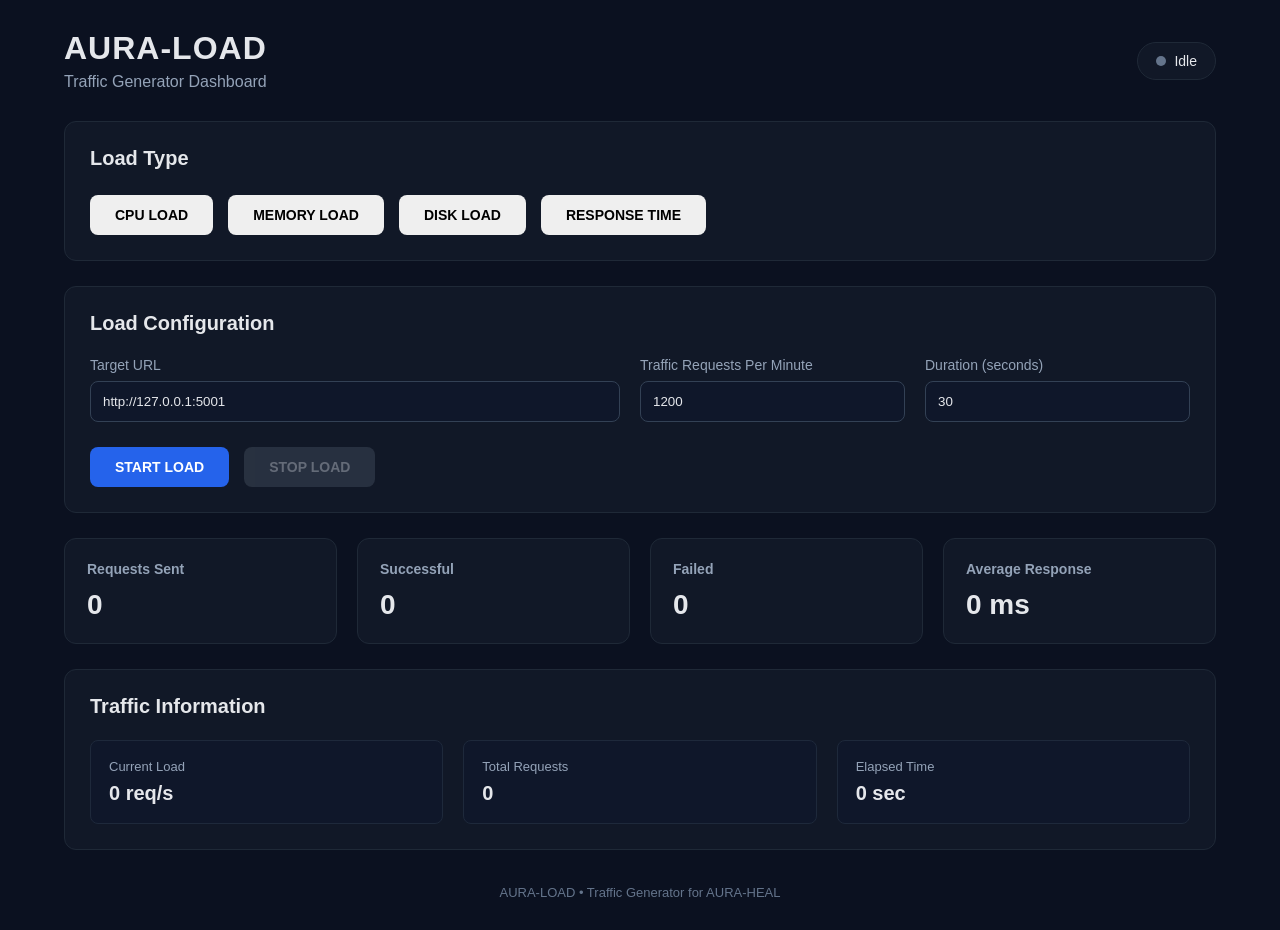
<file: major_project(loader)/index.html>
<!DOCTYPE html>
<html lang="en">
<head>
    <meta charset="UTF-8">
    <meta name="viewport" content="width=device-width, initial-scale=1.0">
    <title>AURA-LOAD | Traffic Generator</title>
    <link rel="stylesheet" href="style.css">
</head>

<body>

    <div class="container">

        <!-- Header -->
        <header>
            <div>
                <h1>AURA-LOAD</h1>
                <p>Traffic Generator Dashboard</p>
            </div>

            <div class="status">
                <span id="statusDot"></span>
                <span id="statusText">Idle</span>
            </div>
        </header>

        <!-- Load Type Navigation -->
<section class="card">

    <h2>Load Type</h2>

    <div class="buttons">

        <button onclick="location.href='index.html'">
            CPU LOAD
        </button>

        <button onclick="location.href='memory-load.html'">
            MEMORY LOAD
        </button>

        <button onclick="location.href='disk-load.html'">
            DISK LOAD
        </button>

        <button onclick="location.href='response-load.html'">
            RESPONSE TIME
        </button>

    </div>

</section>

        <!-- Control Panel -->
        <section class="card">

            <h2>Load Configuration</h2>

            <div class="form-grid">

                <div class="input-group">
                    <label for="targetUrl">Target URL</label>
                    <input
                        type="text"
                        id="targetUrl"
                        value="http://127.0.0.1:5001"
                    >
                </div>

                <div class="input-group">
                    <label for="trafficLoad">
                        Traffic Requests Per Minute
                    </label>

                    <input
                        type="number"
                        id="trafficLoad"
                        value="1200"
                        min="0"
                    >
                </div>

                <div class="input-group">
                    <label for="duration">Duration (seconds)</label>

                    <input
                        type="number"
                        id="duration"
                        value="30"
                        min="1"
                    >
                </div>

            </div>


            <div class="buttons">

                <button id="startBtn" class="start-btn">
                    START LOAD
                </button>

                <button id="stopBtn" class="stop-btn" disabled>
                    STOP LOAD
                </button>

            </div>

        </section>


        <!-- Statistics -->
        <section class="stats-grid">

            <div class="stat-card">
                <h3>Requests Sent</h3>
                <p id="requestsSent">0</p>
            </div>

            <div class="stat-card">
                <h3>Successful</h3>
                <p id="successfulRequests">0</p>
            </div>

            <div class="stat-card">
                <h3>Failed</h3>
                <p id="failedRequests">0</p>
            </div>

            <div class="stat-card">
                <h3>Average Response</h3>
                <p id="responseTime">0 ms</p>
            </div>

        </section>


        <!-- Traffic Information -->
        <section class="card">

            <h2>Traffic Information</h2>

            <div class="traffic-info">

                <div>
                    <span>Current Load</span>
                    <strong id="currentLoad">0 req/s</strong>
                </div>

                <div>
                    <span>Total Requests</span>
                    <strong id="totalRequests">0</strong>
                </div>

                <div>
                    <span>Elapsed Time</span>
                    <strong id="elapsedTime">0 sec</strong>
                </div>

            </div>

        </section>


        <!-- Footer -->
        <footer>
            <p>AURA-LOAD • Traffic Generator for AURA-HEAL</p>
        </footer>

    </div>

    <script src="script.js"></script>

</body>
</html>
</file>
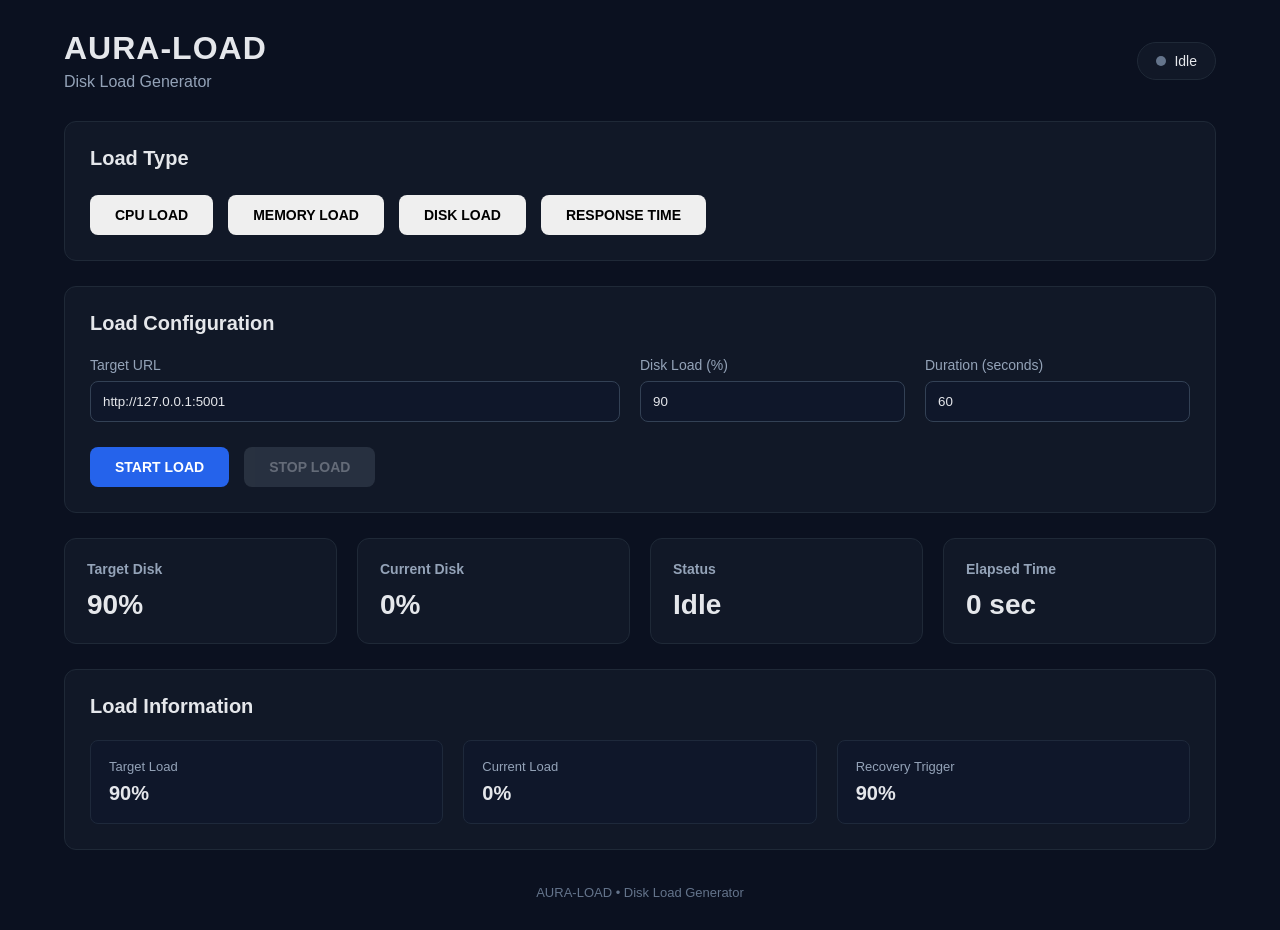
<file: major_project(loader)/disk-load.html>
<!DOCTYPE html>
<html lang="en">

<head>
    <meta charset="UTF-8">
    <meta name="viewport" content="width=device-width, initial-scale=1.0">

    <title>AURA-LOAD | Disk Load Generator</title>

    <link rel="stylesheet" href="style.css">
</head>

<body>

    <div class="container">

        <header>

            <div>
                <h1>AURA-LOAD</h1>
                <p>Disk Load Generator</p>
            </div>

            <div class="status">
                <span id="statusDot"></span>
                <span id="statusText">Idle</span>
            </div>

        </header>


        <!-- LOAD TYPE -->

        <section class="card">

            <h2>Load Type</h2>

            <div class="buttons">

                <button onclick="location.href='index.html'">
                    CPU LOAD
                </button>

                <button onclick="location.href='memory-load.html'">
                    MEMORY LOAD
                </button>

                <button onclick="location.href='disk-load.html'">
                    DISK LOAD
                </button>

                <button onclick="location.href='response-load.html'">
                    RESPONSE TIME
                </button>

            </div>

        </section>


        <!-- CONFIGURATION -->

        <section class="card">

            <h2>Load Configuration</h2>

            <div class="form-grid">

                <div class="input-group">

                    <label for="targetUrl">
                        Target URL
                    </label>

                    <input
                        type="text"
                        id="targetUrl"
                        value="http://127.0.0.1:5001"
                    >

                </div>


                <div class="input-group">

                    <label for="diskLoad">
                        Disk Load (%)
                    </label>

                    <input
                        type="number"
                        id="diskLoad"
                        value="90"
                        min="1"
                        max="95"
                    >

                </div>


                <div class="input-group">

                    <label for="duration">
                        Duration (seconds)
                    </label>

                    <input
                        type="number"
                        id="duration"
                        value="60"
                        min="1"
                    >

                </div>

            </div>


            <div class="buttons">

                <button
                    id="startBtn"
                    class="start-btn"
                >
                    START LOAD
                </button>

                <button
                    id="stopBtn"
                    class="stop-btn"
                    disabled
                >
                    STOP LOAD
                </button>

            </div>

        </section>


        <!-- STATS -->

        <section class="stats-grid">

            <div class="stat-card">

                <h3>Target Disk</h3>

                <p id="targetDisk">
                    90%
                </p>

            </div>


            <div class="stat-card">

                <h3>Current Disk</h3>

                <p id="currentDisk">
                    0%
                </p>

            </div>


            <div class="stat-card">

                <h3>Status</h3>

                <p id="diskStatus">
                    Idle
                </p>

            </div>


            <div class="stat-card">

                <h3>Elapsed Time</h3>

                <p id="elapsedTime">
                    0 sec
                </p>

            </div>

        </section>


        <!-- INFORMATION -->

        <section class="card">

            <h2>Load Information</h2>

            <div class="traffic-info">

                <div>

                    <span>
                        Target Load
                    </span>

                    <strong id="targetInfo">
                        90%
                    </strong>

                </div>


                <div>

                    <span>
                        Current Load
                    </span>

                    <strong id="diskInfo">
                        0%
                    </strong>

                </div>


                <div>

                    <span>
                        Recovery Trigger
                    </span>

                    <strong>
                        90%
                    </strong>

                </div>

            </div>

        </section>


        <footer>

            <p>
                AURA-LOAD • Disk Load Generator
            </p>

        </footer>

    </div>


    <script src="disk-load.js"></script>

</body>

</html>
</file>
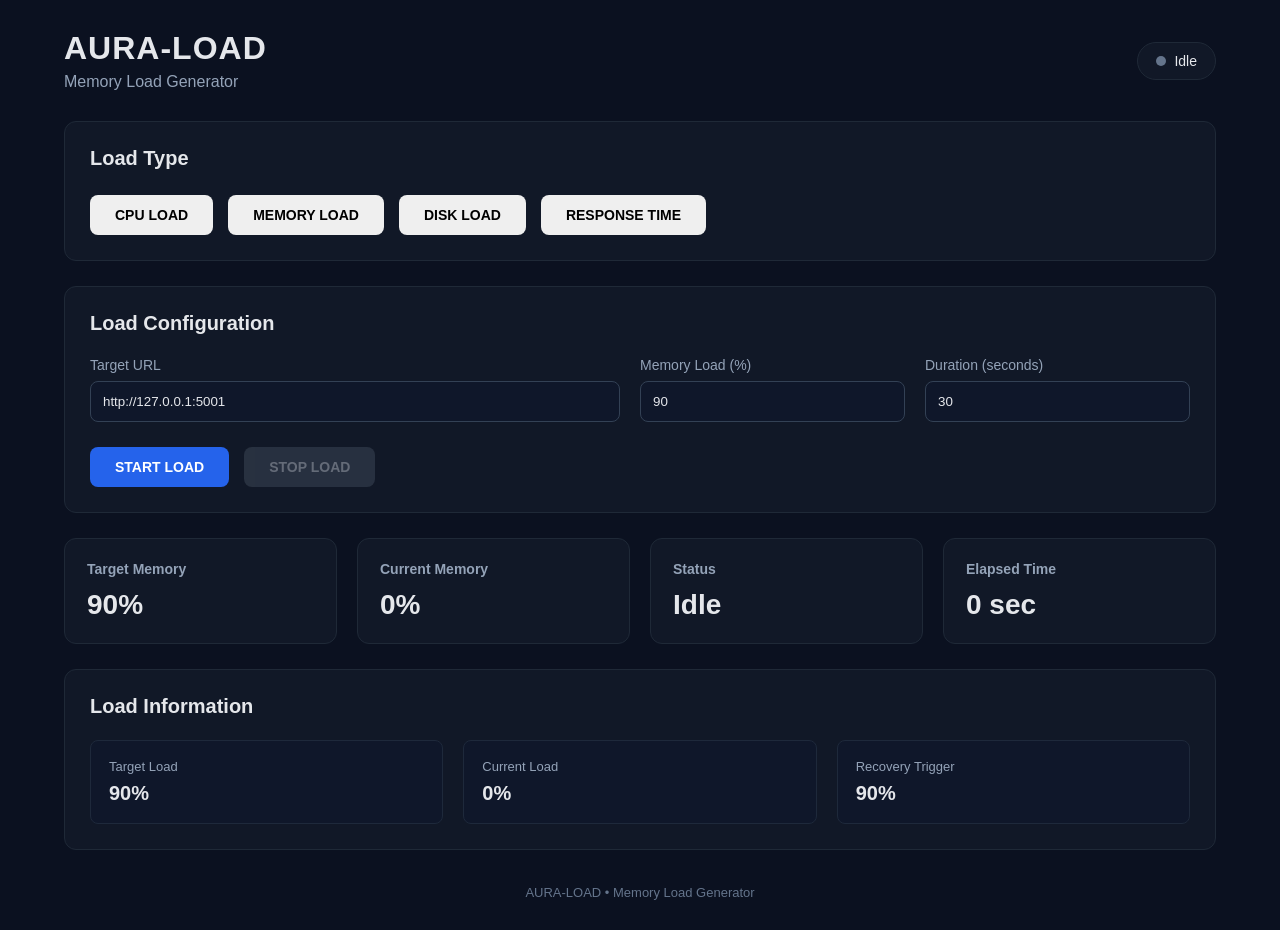
<file: major_project(loader)/memory-load.html>
<!DOCTYPE html>

<html lang="en">

<head>
    <meta charset="UTF-8">
    <meta name="viewport" content="width=device-width, initial-scale=1.0">


<title>AURA-LOAD | Memory Load Generator</title>

<link rel="stylesheet" href="style.css">


</head>

<body>


<div class="container">

    <!-- Header -->
    <header>

        <div>
            <h1>AURA-LOAD</h1>
            <p>Memory Load Generator</p>
        </div>

        <div class="status">
            <span id="statusDot"></span>
            <span id="statusText">Idle</span>
        </div>

    </header>


    <!-- Load Type Navigation -->
    <section class="card">

        <h2>Load Type</h2>

        <div class="buttons">

            <button onclick="location.href='index.html'">
                CPU LOAD
            </button>

            <button onclick="location.href='memory-load.html'">
                MEMORY LOAD
            </button>

            <button onclick="location.href='disk-load.html'">
                DISK LOAD
            </button>

            <button onclick="location.href='response-load.html'">
                RESPONSE TIME
            </button>

        </div>

    </section>


    <section class="card">

    <h2>Load Configuration</h2>

    <div class="form-grid">

        <div class="input-group">

            <label for="targetUrl">
                Target URL
            </label>

            <input
                type="text"
                id="targetUrl"
                value="http://127.0.0.1:5001"
            >

        </div>


        <div class="input-group">

            <label for="memoryLoad">
                Memory Load (%)
            </label>

            <input
                type="number"
                id="memoryLoad"
                value="90"
                min="1"
                max="95"
            >

        </div>


        <div class="input-group">

            <label for="duration">
                Duration (seconds)
            </label>

            <input
                type="number"
                id="duration"
                value="30"
                min="1"
            >

        </div>

    </div>


    <div class="buttons">

        <button
            id="startBtn"
            class="start-btn">

            START LOAD

        </button>


        <button
            id="stopBtn"
            class="stop-btn"
            disabled>

            STOP LOAD

        </button>

    </div>

</section>

    <!-- Statistics -->
    <section class="stats-grid">

        <div class="stat-card">

            <h3>Target Memory</h3>

            <p id="targetMemory">
                90%
            </p>

        </div>


        <div class="stat-card">

            <h3>Current Memory</h3>

            <p id="currentMemory">
                0%
            </p>

        </div>


        <div class="stat-card">

            <h3>Status</h3>

            <p id="memoryStatus">
                Idle
            </p>

        </div>


        <div class="stat-card">

            <h3>Elapsed Time</h3>

            <p id="elapsedTime">
                0 sec
            </p>

        </div>

    </section>


    <!-- Load Information -->
    <section class="card">

        <h2>Load Information</h2>

        <div class="traffic-info">

            <div>

                <span>Target Load</span>

                <strong id="targetInfo">
                    90%
                </strong>

            </div>


            <div>

                <span>Current Load</span>

                <strong id="memoryInfo">
                    0%
                </strong>

            </div>


            <div>

                <span>Recovery Trigger</span>

                <strong>
                    90%
                </strong>

            </div>

        </div>

    </section>


    <!-- Footer -->
    <footer>

        <p>
            AURA-LOAD • Memory Load Generator
        </p>

    </footer>

</div>


<script src="memory-load.js"></script>


</body>

</html>
</file>
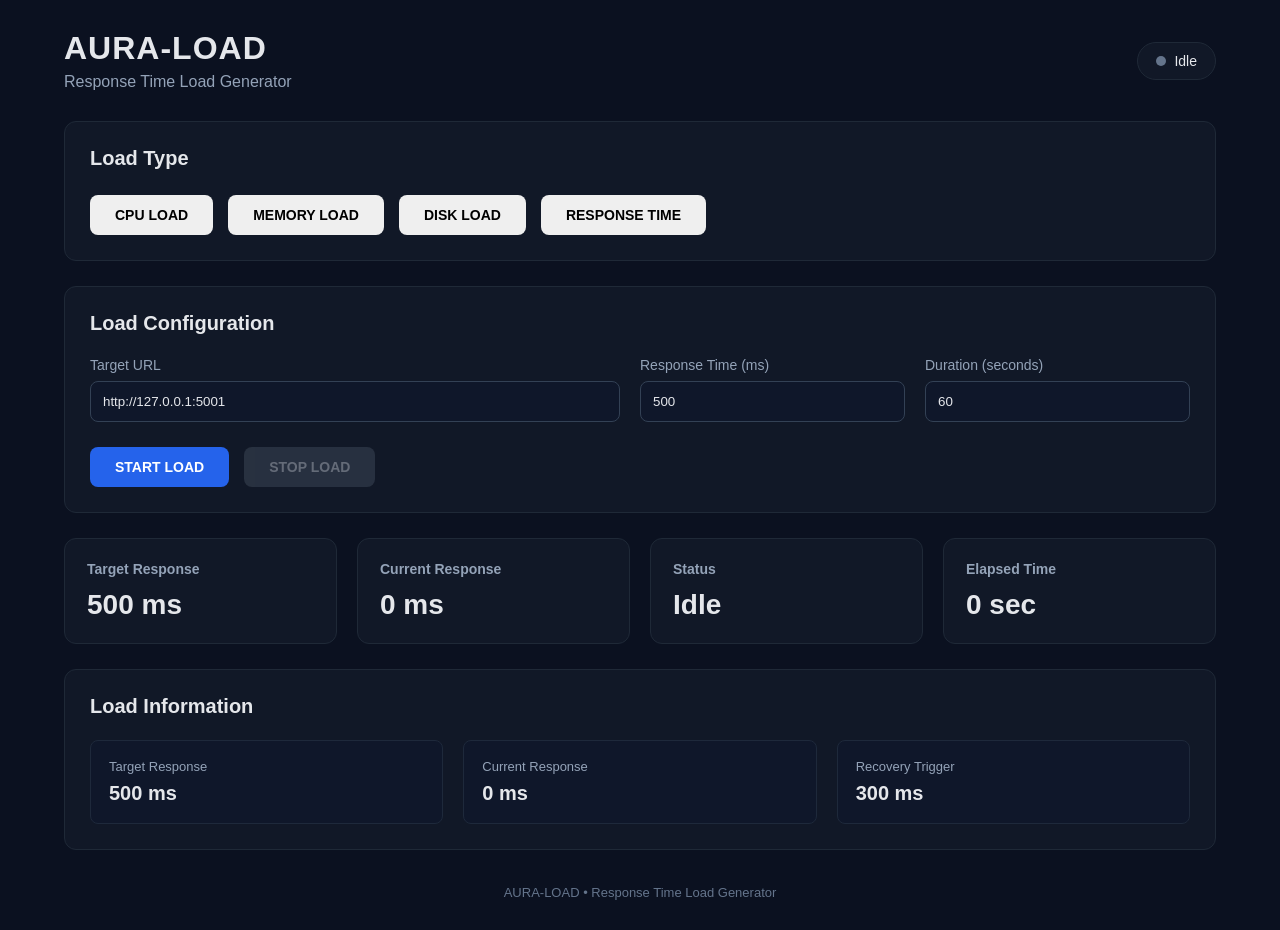
<file: major_project(loader)/response-load.html>
<!DOCTYPE html>
<html lang="en">

<head>
    <meta charset="UTF-8">
    <meta name="viewport" content="width=device-width, initial-scale=1.0">

    <title>AURA-LOAD | Response Time Load Generator</title>

    <link rel="stylesheet" href="style.css">
</head>

<body>

    <div class="container">

        <header>

            <div>
                <h1>AURA-LOAD</h1>
                <p>Response Time Load Generator</p>
            </div>

            <div class="status">
                <span id="statusDot"></span>
                <span id="statusText">Idle</span>
            </div>

        </header>


        <!-- LOAD TYPE -->

        <section class="card">

            <h2>Load Type</h2>

            <div class="buttons">

                <button onclick="location.href='index.html'">
                    CPU LOAD
                </button>

                <button onclick="location.href='memory-load.html'">
                    MEMORY LOAD
                </button>

                <button onclick="location.href='disk-load.html'">
                    DISK LOAD
                </button>

                <button onclick="location.href='response-load.html'">
                    RESPONSE TIME
                </button>

            </div>

        </section>


        <!-- CONFIGURATION -->

        <section class="card">

            <h2>Load Configuration</h2>

            <div class="form-grid">

                <div class="input-group">

                    <label for="targetUrl">
                        Target URL
                    </label>

                    <input
                        type="text"
                        id="targetUrl"
                        value="http://127.0.0.1:5001"
                    >

                </div>


                <div class="input-group">

                    <label for="responseLoad">
                        Response Time (ms)
                    </label>

                    <input
                        type="number"
                        id="responseLoad"
                        value="500"
                        min="100"
                        max="5000"
                    >

                </div>


                <div class="input-group">

                    <label for="duration">
                        Duration (seconds)
                    </label>

                    <input
                        type="number"
                        id="duration"
                        value="60"
                        min="1"
                    >

                </div>

            </div>


            <div class="buttons">

                <button
                    id="startBtn"
                    class="start-btn"
                >
                    START LOAD
                </button>

                <button
                    id="stopBtn"
                    class="stop-btn"
                    disabled
                >
                    STOP LOAD
                </button>

            </div>

        </section>


        <!-- STATS -->

        <section class="stats-grid">

            <div class="stat-card">

                <h3>Target Response</h3>

                <p id="targetResponse">
                    500 ms
                </p>

            </div>


            <div class="stat-card">

                <h3>Current Response</h3>

                <p id="currentResponse">
                    0 ms
                </p>

            </div>


            <div class="stat-card">

                <h3>Status</h3>

                <p id="responseStatus">
                    Idle
                </p>

            </div>


            <div class="stat-card">

                <h3>Elapsed Time</h3>

                <p id="elapsedTime">
                    0 sec
                </p>

            </div>

        </section>


        <!-- INFORMATION -->

        <section class="card">

            <h2>Load Information</h2>

            <div class="traffic-info">

                <div>

                    <span>
                        Target Response
                    </span>

                    <strong id="targetInfo">
                        500 ms
                    </strong>

                </div>


                <div>

                    <span>
                        Current Response
                    </span>

                    <strong id="responseInfo">
                        0 ms
                    </strong>

                </div>


                <div>

                    <span>
                        Recovery Trigger
                    </span>

                    <strong>
                        300 ms
                    </strong>

                </div>

            </div>

        </section>


        <footer>

            <p>
                AURA-LOAD • Response Time Load Generator
            </p>

        </footer>

    </div>


    <script src="response-load.js"></script>

</body>

</html>
</file>
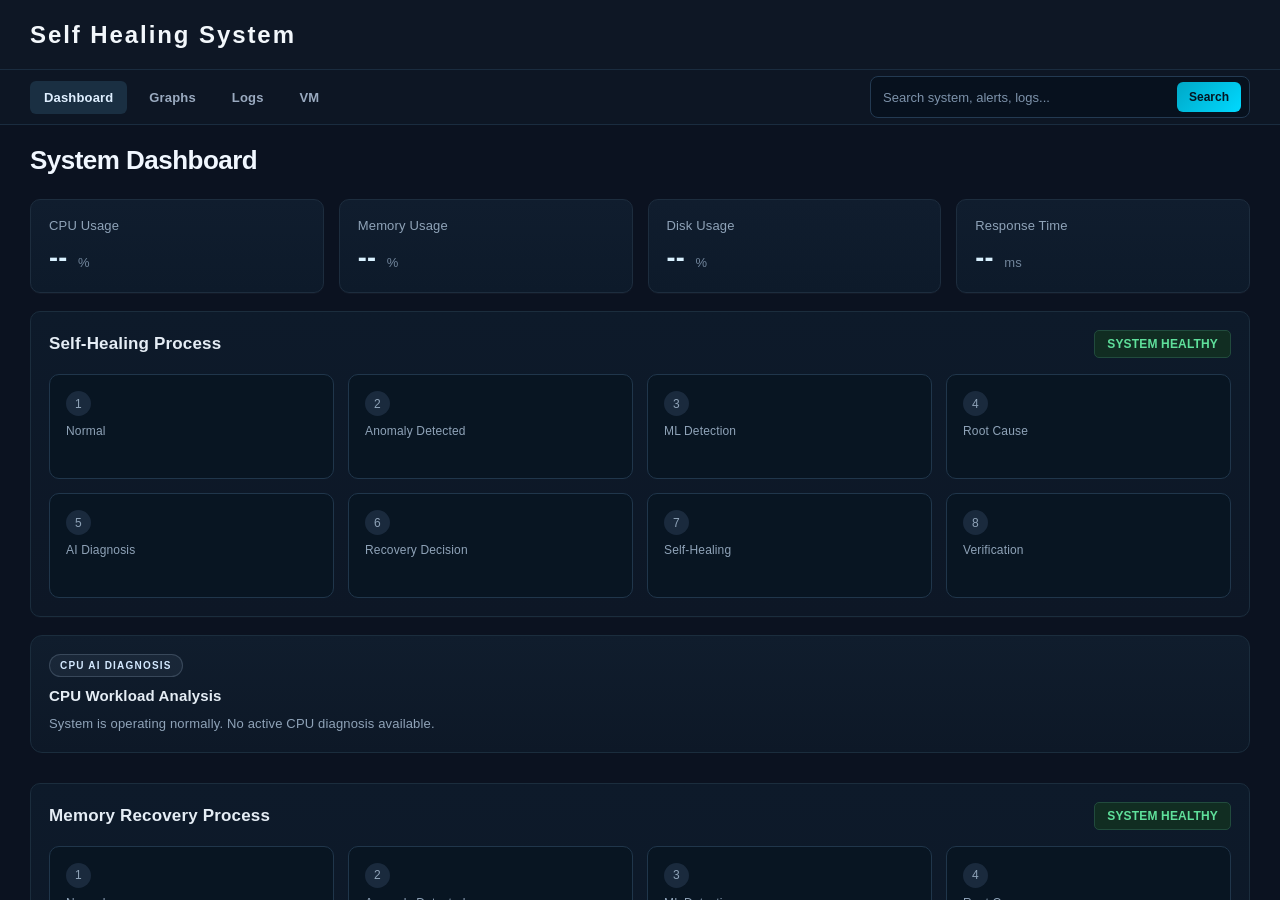
<file: new_frontend/index3.html>
<!DOCTYPE html>
<html lang="en">
<head>
    <meta charset="UTF-8">
    <meta name="viewport" content="width=device-width, initial-scale=1.0">

    <title>NEBULA CORE - Dashboard</title>

    <style>

        * {
            box-sizing: border-box;
            margin: 0;
            padding: 0;
        }

        html,
        body {
            width: 100%;
            height: 100%;
        }

        body {
            font-family: "Segoe UI", Arial, sans-serif;
            background: #0b1220;
            color: #e5edf5;
            overflow: hidden;
            letter-spacing: 0.01em;
        }

        /* ================= HEADER ================= */

        .header {
            position: fixed;
            top: 0;
            left: 0;
            right: 0;
            height: 70px;
            background: #0e1725;
            border-bottom: 1px solid #1a2c3f;
            display: flex;
            align-items: center;
            padding: 0 30px;
            z-index: 10000;
        }

        .logo {
            font-size: 24px;
            font-weight: 700;
            letter-spacing: 0.08em;
            color: #98d9ff;
        }

        .logo span {
            color: #f2f7fb;
        }

        /* ================= NAVIGATION ================= */

        .navbar {
            position: fixed;
            top: 70px;
            left: 0;
            right: 0;
            height: 55px;
            background: rgba(14, 23, 37, 0.96);
            border-bottom: 1px solid #1a2c3f;
            display: flex;
            align-items: center;
            padding: 0 30px;
            gap: 12px;
            z-index: 9999;
        }

        .nav-links {
            display: flex;
            align-items: center;
            gap: 8px;
            min-width: 0;
            flex: 1;
            white-space: nowrap;
        }

        .navbar a {
            text-decoration: none;
            color: #9aaac0;
            padding: 9px 14px;
            border-radius: 6px;
            font-size: 13px;
            font-weight: 600;
            transition: all 0.2s ease;
            white-space: nowrap;
            flex-shrink: 0;
        }

        .navbar a:hover {
            background: #17283c;
            color: #edf5ff;
        }

        .navbar a.active {
            background: #1a2f42;
            color: #dfefff;
        }

        .nav-search {
            display: flex;
            align-items: center;
            gap: 8px;
            background: rgba(7, 17, 31, 0.9);
            border: 1px solid #233a52;
            border-radius: 8px;
            padding: 5px 8px 5px 12px;
            min-width: min(380px, 32vw);
            margin-left: auto;
        }

        .nav-search input {
            flex: 1;
            background: transparent;
            border: none;
            outline: none;
            color: white;
            font-size: 13px;
            min-width: 0;
        }

        .nav-search input::placeholder {
            color: #7d92aa;
        }

        .nav-search button {
            border: none;
            background: linear-gradient(135deg, #00a8c7, #00d9ff);
            color: #041521;
            padding: 8px 12px;
            border-radius: 6px;
            font-size: 12px;
            font-weight: bold;
            cursor: pointer;
        }

        /* ================= MAIN ================= */

        .main {
            position: fixed;
            top: 125px;
            left: 0;
            right: 0;
            bottom: 0;
            padding: 20px 30px;
            overflow-y: auto;
            overflow-x: hidden;
        }

        /* ================= TITLE ================= */

        .page-title {
            font-size: 26px;
            font-weight: 700;
            letter-spacing: -0.02em;
            margin-bottom: 5px;
            color: #f1f7ff;
        }

        .page-subtitle {
            color: #8d9eb3;
            font-size: 14px;
            margin-bottom: 18px;
        }

        /* ================= METRICS ================= */

        .metrics-grid {
            display: grid;
            grid-template-columns: repeat(4, 1fr);
            gap: 15px;
            margin-bottom: 18px;
        }

        .metric-card {
            background: linear-gradient(180deg, #101d2e 0%, #0d1a2a 100%);
            border: 1px solid #1d2d3e;
            border-radius: 10px;
            padding: 18px;
            box-shadow: 0 1px 0 rgba(255,255,255,0.03);
        }

        .metric-name {
            color: #8fa3b8;
            font-size: 13px;
            margin-bottom: 10px;
        }

        .metric-value {
            font-size: 27px;
            font-weight: 700;
            color: #d9f1ff;
        }

        .metric-unit {
            color: #71859b;
            font-size: 13px;
            margin-left: 3px;
        }

        /* ================= SELF HEALING ================= */

        .healing-section {
            background: linear-gradient(180deg, #0d1a2a 0%, #0d1726 100%);
            border: 1px solid #1b2d3d;
            border-radius: 10px;
            padding: 18px;
            margin-bottom: 18px;
            box-shadow: 0 1px 0 rgba(255,255,255,0.02);
        }

        .healing-header {
            display: flex;
            justify-content: space-between;
            align-items: center;
            margin-bottom: 16px;
        }

        .section-title {
            font-size: 17px;
        }

        .healing-status {
            color: #5fe09b;
            background: #112d22;
            border: 1px solid #214b3d;
            padding: 6px 12px;
            border-radius: 5px;
            font-size: 12px;
            font-weight: 700;
        }

        /* ================= LIVE HEALING ================= */

        .healing-live {
            display: none;
            position: relative;
            overflow: hidden;
            margin-top: 10px;
            margin-bottom: 14px;
            background: linear-gradient(
                180deg,
                rgba(14, 27, 39, 1),
                rgba(11, 22, 32, 1)
            );
            border: 1px solid rgba(146, 172, 194, 0.22);
            border-radius: 12px;
            padding: 20px;
        }

        .healing-live.active {
            display: block;
        }

        .healing-live-header {
            display: flex;
            justify-content: space-between;
            align-items: center;
            gap: 12px;
            margin-bottom: 16px;
        }

        .healing-badge {
            background: rgba(147, 172, 193, 0.08);
            border: 1px solid rgba(153, 176, 200, 0.24);
            color: #cfe5ff;
            padding: 6px 10px;
            border-radius: 999px;
            font-size: 11px;
            letter-spacing: 0.12em;
            font-weight: 700;
        }

        .healing-stage {
            color: #bfd8ef;
            font-size: 12px;
            font-weight: 700;
            letter-spacing: 0.08em;
        }

        .healing-live-body {
            display: flex;
            align-items: center;
            gap: 18px;
        }

        .healing-ring {
            width: 76px;
            height: 76px;
            min-width: 76px;
            border-radius: 50%;
            background: conic-gradient(
                #8db4d9 0deg,
                #8db4d9 260deg,
                rgba(255,255,255,0.08) 260deg,
                rgba(255,255,255,0.08) 360deg
            );
            display: flex;
            align-items: center;
            justify-content: center;
            animation: spin 1.3s linear infinite;
        }

        .healing-ring::before {
            content: "";
            width: 48px;
            height: 48px;
            background: rgba(7, 17, 31, 0.95);
            border-radius: 50%;
            border: 1px solid rgba(141, 180, 217, 0.32);
        }

        @keyframes spin {
            from {
                transform: rotate(0deg);
            }

            to {
                transform: rotate(360deg);
            }
        }

        .healing-content {
            flex: 1;
            min-width: 0;
        }

        .healing-content h3 {
            margin-bottom: 8px;
            font-size: 24px;
            color: #e9f6ff;
        }

        .healing-content p {
            margin-bottom: 12px;
            color: #aaced8;
            font-size: 13px;
            line-height: 1.5;
        }

        .progress-bar {
            width: 100%;
            height: 8px;
            border-radius: 999px;
            background: rgba(255,255,255,0.08);
            overflow: hidden;
        }

        .progress-bar span {
            display: block;
            width: 12%;
            height: 100%;
            border-radius: inherit;
            background: linear-gradient(
                90deg,
                #31d0ff,
                #7ce7ff,
                #39d98b
            );
            transition: width 0.4s ease;
        }

        /* ================= STEPS ================= */

        .steps {
            display: grid;
            grid-template-columns: repeat(4, minmax(0, 1fr));
            gap: 14px;
            margin-top: 8px;
        }

        .step {
            min-height: 105px;
            background: #081522;
            border: 1px solid #20364b;
            border-radius: 10px;
            padding: 16px;
            transition: all 0.25s ease;
        }

        .step-number {
            width: 25px;
            height: 25px;
            border-radius: 50%;
            background: #1a2a3d;
            color: #8fa3b8;
            display: flex;
            align-items: center;
            justify-content: center;
            font-size: 12px;
            margin-bottom: 8px;
        }

        .step-name {
            font-size: 12px;
            color: #8fa3b8;
        }

        .step.active {
            border-color: #00d9ff;
            background: #0a2230;
        }

        .step.active .step-number {
            background: #00a8c7;
            color: white;
        }

        .step.active .step-name {
            color: white;
        }

        .step.completed {
            border-color: #2f7656;
            background: #0c2019;
        }

        .step.completed .step-number {
            background: #2b9d63;
            color: white;
            border: 1px solid #48c985;
        }

        .step.completed .step-name {
            color: #72dba1;
        }

        /* ================= BUTTON ================= */

        .demo-area {
            margin-top: 18px;
            display: flex;
            justify-content: flex-end;
        }

        .fault-button {
            border: none;
            background: #c74343;
            color: white;
            padding: 11px 18px;
            border-radius: 6px;
            font-size: 12px;
            font-weight: bold;
            cursor: pointer;
        }

        .fault-button:hover {
            background: #e04e4e;
        }

        /* ================= INFORMATION ================= */

        .info-grid {
            display: grid;
            grid-template-columns: 1fr;
            gap: 15px;
            padding-bottom: 30px;
        }

        .info-card {
            background: linear-gradient(
                180deg,
                #101d2d 0%,
                #0d1827 100%
            );
            border: 1px solid #1b2d3d;
            border-radius: 12px;
            padding: 18px;
        }

        .info-card h3 {
            font-size: 15px;
            margin-bottom: 10px;
        }

        .info-card p {
            color: #8fa3b8;
            font-size: 13px;
            line-height: 1.5;
        }

        .diagnosis-badge {
            display: inline-block;
            margin-bottom: 10px;
            padding: 5px 10px;
            border-radius: 999px;
            background: rgba(154, 176, 202, 0.08);
            border: 1px solid rgba(154, 176, 202, 0.24);
            color: #d4e9ff;
            font-size: 10px;
            letter-spacing: 0.12em;
            text-transform: uppercase;
            font-weight: 700;
        }

        /* ================= RESPONSIVE ================= */

        @media (max-width: 900px) {

            .metrics-grid {
                grid-template-columns: repeat(2, 1fr);
            }

            .steps {
                grid-template-columns: repeat(2, 1fr);
            }
        }

        @media (max-width: 600px) {

            .header {
                padding: 0 15px;
            }

            .navbar {
                padding: 0 15px;
            }

            .nav-search {
                display: none;
            }

            .main {
                padding: 20px 15px;
            }

            .metrics-grid {
                grid-template-columns: 1fr;
            }

            .steps {
                grid-template-columns: 1fr;
            }

            .healing-live-body {
                flex-direction: column;
                align-items: flex-start;
            }
        }

    </style>
</head>

<body>

    <!-- ================= HEADER ================= -->

    <header class="header">

        <div class="logo">
            <span> Self Healing System</span>
        </div>

    </header>


    <!-- ================= NAVIGATION ================= -->

    <nav class="navbar">

        <div class="nav-links">

            <a href="./index3.html" class="active">
                Dashboard
            </a>

            <a href="./graphs.html">
                Graphs
            </a>

            <a href="./logs.html">
                Logs
            </a>

            <a href="./vm.html">
                VM
            </a>

        </div>


        <div class="nav-search">

            <input
                type="search"
                id="navSearchInput"
                placeholder="Search system, alerts, logs..."
                aria-label="Search system"
            >

            <button
                type="button"
                id="navSearchButton">
                Search
            </button>

        </div>

    </nav>


    <!-- ================= MAIN ================= -->

    <main class="main">

        <h1 class="page-title">
            System Dashboard
        </h1>
        
        <br>


        <!-- ================= METRICS ================= -->

        <div class="metrics-grid">

            <div class="metric-card">

                <div class="metric-name">
                    CPU Usage
                </div>

                <div>
                    <span
                        class="metric-value"
                        id="cpuValue">
                        --
                    </span>

                    <span class="metric-unit">
                        %
                    </span>
                </div>

            </div>


            <div class="metric-card">

                <div class="metric-name">
                    Memory Usage
                </div>

                <div>
                    <span
                        class="metric-value"
                        id="memoryValue">
                        --
                    </span>

                    <span class="metric-unit">
                        %
                    </span>
                </div>

            </div>


            <div class="metric-card">

                <div class="metric-name">
                    Disk Usage
                </div>

                <div>
                    <span
                        class="metric-value"
                        id="diskValue">
                        --
                    </span>

                    <span class="metric-unit">
                        %
                    </span>
                </div>

            </div>


            <div class="metric-card">

                <div class="metric-name">
                    Response Time
                </div>

                <div>
                    <span
                        class="metric-value"
                        id="latencyValue">
                        --
                    </span>

                    <span class="metric-unit">
                        ms
                    </span>
                </div>

            </div>

        </div>


        <!-- ================= SELF HEALING ================= -->

        <section class="healing-section">

            <div class="healing-header">

                <h2 class="section-title">
                    Self-Healing Process
                </h2>

                <div
                    class="healing-status"
                    id="systemStatus">

                    SYSTEM HEALTHY

                </div>

            </div>


            <!-- LIVE PROCESS -->

            <div
                class="healing-live"
                id="healingLive">

                <div class="healing-live-header">

                    <span class="healing-badge">
                        SELF-HEALING
                    </span>

                    <span
                        class="healing-stage"
                        id="healingStage">
                        STANDBY
                    </span>

                </div>


                <div class="healing-live-body">

                    <div class="healing-ring"></div>


                    <div class="healing-content">

                        <h3 id="healingActionTitle">
                            Monitoring system
                        </h3>

                        <p id="healingActionText">
                            Waiting for an anomaly before activating
                            the automated remediation flow.
                        </p>

                        <div class="progress-bar">

                            <span
                                id="healingProgressBar">
                            </span>

                        </div>

                    </div>

                </div>

            </div>


            <!-- STEPS -->

            <div
                class="steps"
                id="stepsGrid">


                <div
                    class="step"
                    id="step1">

                    <div class="step-number">
                        1
                    </div>

                    <div class="step-name">
                        Normal
                    </div>

                </div>


                <div
                    class="step"
                    id="step2">

                    <div class="step-number">
                        2
                    </div>

                    <div class="step-name">
                        Anomaly Detected
                    </div>

                </div>


                <div
                    class="step"
                    id="step3">

                    <div class="step-number">
                        3
                    </div>

                    <div class="step-name">
                        ML Detection
                    </div>

                </div>


                <div
                    class="step"
                    id="step4">

                    <div class="step-number">
                        4
                    </div>

                    <div class="step-name">
                        Root Cause
                    </div>

                </div>


                <div
                    class="step"
                    id="step5">

                    <div class="step-number">
                        5
                    </div>

                    <div class="step-name">
                        AI Diagnosis
                    </div>

                </div>


                <div
                    class="step"
                    id="step6">

                    <div class="step-number">
                        6
                    </div>

                    <div class="step-name">
                        Recovery Decision
                    </div>

                </div>


                <div
                    class="step"
                    id="step7">

                    <div class="step-number">
                        7
                    </div>

                    <div class="step-name">
                        Self-Healing
                    </div>

                </div>


                <div
                    class="step"
                    id="step8">

                    <div class="step-number">
                        8
                    </div>

                    <div class="step-name">
                        Verification
                    </div>

                </div>

            </div>


            <!-- BUTTON -->

                </section>

        <!-- ================= CPU AI DIAGNOSIS ================= -->

<div class="info-grid">

    <div class="info-card" id="cpuDiagnosisBlock">

        <span class="diagnosis-badge">
            CPU AI DIAGNOSIS
        </span>

        <h3>
            CPU Workload Analysis
        </h3>

        <p id="cpuDiagnosisText">
            System is operating normally.
            No active CPU diagnosis available.
        </p>

    </div>

</div>

        <!-- ================= MEMORY RECOVERY PROCESS ================= -->

<section class="healing-section" id="memoryRecoverySection">

    <div class="healing-header">

        <h2 class="section-title">
            Memory Recovery Process
        </h2>

        <div
            class="healing-status"
            id="memoryRecoveryStatus">

            SYSTEM HEALTHY

        </div>

    </div>


    <div class="healing-live" id="memoryRecoveryLive">

        <div class="healing-live-header">

            <span class="healing-badge">
                MEMORY RECOVERY
            </span>

            <span
                class="healing-stage"
                id="memoryRecoveryStage">

                STANDBY

            </span>

        </div>


        <div class="healing-live-body">

            <div class="healing-ring"></div>

            <div class="healing-content">

                <h3 id="memoryRecoveryActionTitle">
                    Monitoring memory
                </h3>

                <p id="memoryRecoveryActionText">
                    Waiting for abnormal memory usage
                    before activating the recovery process.
                </p>

                <div class="progress-bar">

                    <span
                        id="memoryRecoveryProgressBar">
                    </span>

                </div>

            </div>

        </div>

    </div>


    <!-- MEMORY RECOVERY STEPS -->

    <div
        class="steps"
        id="memoryRecoveryStepsGrid">

        <div
            class="step"
            id="memoryStep1">

            <div class="step-number">1</div>

            <div class="step-name">
                Normal
            </div>

        </div>


        <div
            class="step"
            id="memoryStep2">

            <div class="step-number">2</div>

            <div class="step-name">
                Anomaly Detected
            </div>

        </div>


        <div
            class="step"
            id="memoryStep3">

            <div class="step-number">3</div>

            <div class="step-name">
                ML Detection
            </div>

        </div>


        <div
            class="step"
            id="memoryStep4">

            <div class="step-number">4</div>

            <div class="step-name">
                Root Cause
            </div>

        </div>


        <div
            class="step"
            id="memoryStep5">

            <div class="step-number">5</div>

            <div class="step-name">
                AI Diagnosis
            </div>

        </div>


        <div
            class="step"
            id="memoryStep6">

            <div class="step-number">6</div>

            <div class="step-name">
                Recovery Decision
            </div>

        </div>


        <div
            class="step"
            id="memoryStep7">

            <div class="step-number">7</div>

            <div class="step-name">
                Self-Healing
            </div>

        </div>


        <div
            class="step"
            id="memoryStep8">

            <div class="step-number">8</div>

            <div class="step-name">
                Verification
            </div>

        </div>

    </div>

</section>


<!-- ================= MEMORY AI DIAGNOSIS ================= -->

<div class="info-grid">

    <div class="info-card" id="memoryDiagnosisBlock">

        <span class="diagnosis-badge">
            MEMORY AI DIAGNOSIS
        </span>

        <h3>
            Memory Usage Analysis
        </h3>

        <p id="memoryDiagnosisText">
            System is operating normally.
            No active memory diagnosis available.
        </p>

    </div>

</div>


<!-- ================= DISK RECOVERY PROCESS ================= -->

<section class="healing-section" id="diskRecoverySection">

    <div class="healing-header">

        <h2 class="section-title">
            Disk Recovery Process
        </h2>

        <div
            class="healing-status"
            id="diskRecoveryStatus">

            SYSTEM HEALTHY

        </div>

    </div>


    <div class="healing-live" id="diskRecoveryLive">

        <div class="healing-live-header">

            <span class="healing-badge">
                DISK RECOVERY
            </span>

            <span
                class="healing-stage"
                id="diskRecoveryStage">

                STANDBY

            </span>

        </div>


        <div class="healing-live-body">

            <div class="healing-ring"></div>

            <div class="healing-content">

                <h3 id="diskRecoveryActionTitle">
                    Monitoring disk usage
                </h3>

                <p id="diskRecoveryActionText">
                    Waiting for abnormal disk usage
                    before activating the recovery process.
                </p>

                <div class="progress-bar">

                    <span
                        id="diskRecoveryProgressBar">
                    </span>

                </div>

            </div>

        </div>

    </div>


    <!-- DISK RECOVERY STEPS -->

    <div
        class="steps"
        id="diskRecoveryStepsGrid">

        <div class="step" id="diskStep1">
            <div class="step-number">1</div>
            <div class="step-name">Normal</div>
        </div>

        <div class="step" id="diskStep2">
            <div class="step-number">2</div>
            <div class="step-name">Anomaly Detected</div>
        </div>

        <div class="step" id="diskStep3">
            <div class="step-number">3</div>
            <div class="step-name">ML Detection</div>
        </div>

        <div class="step" id="diskStep4">
            <div class="step-number">4</div>
            <div class="step-name">Root Cause</div>
        </div>

        <div class="step" id="diskStep5">
            <div class="step-number">5</div>
            <div class="step-name">AI Diagnosis</div>
        </div>

        <div class="step" id="diskStep6">
            <div class="step-number">6</div>
            <div class="step-name">Recovery Decision</div>
        </div>

        <div class="step" id="diskStep7">
            <div class="step-number">7</div>
            <div class="step-name">Self-Healing</div>
        </div>

        <div class="step" id="diskStep8">
            <div class="step-number">8</div>
            <div class="step-name">Verification</div>
        </div>

    </div>

</section>

<!-- ================= DISK AI DIAGNOSIS ================= -->

<div class="info-grid">

    <div class="info-card" id="diskDiagnosisBlock">

        <span class="diagnosis-badge">
            DISK AI DIAGNOSIS
        </span>

        <h3>
            Disk Usage Analysis
        </h3>

        <p id="diskDiagnosisText">
            System is operating normally.
            No active disk diagnosis available.
        </p>

    </div>

</div>

<!-- ================= RESPONSE TIME RECOVERY PROCESS ================= -->

<section class="healing-section" id="responseRecoverySection">

    <div class="healing-header">

        <h2 class="section-title">
            Response Time Recovery Process
        </h2>

        <div
            class="healing-status"
            id="responseRecoveryStatus">

            SYSTEM HEALTHY

        </div>

    </div>


    <div class="healing-live" id="responseRecoveryLive">

        <div class="healing-live-header">

            <span class="healing-badge">
                RESPONSE TIME RECOVERY
            </span>

            <span
                class="healing-stage"
                id="responseRecoveryStage">

                STANDBY

            </span>

        </div>


        <div class="healing-live-body">

            <div class="healing-ring"></div>

            <div class="healing-content">

                <h3 id="responseRecoveryActionTitle">
                    Monitoring response time
                </h3>

                <p id="responseRecoveryActionText">
                    Waiting for abnormal response time
                    before activating the recovery process.
                </p>

                <div class="progress-bar">

                    <span
                        id="responseRecoveryProgressBar">
                    </span>

                </div>

            </div>

        </div>

    </div>


    <!-- RESPONSE TIME RECOVERY STEPS -->

    <div
        class="steps"
        id="responseRecoveryStepsGrid">

        <div class="step" id="responseStep1">
            <div class="step-number">1</div>
            <div class="step-name">Normal</div>
        </div>

        <div class="step" id="responseStep2">
            <div class="step-number">2</div>
            <div class="step-name">Anomaly Detected</div>
        </div>

        <div class="step" id="responseStep3">
            <div class="step-number">3</div>
            <div class="step-name">ML Detection</div>
        </div>

        <div class="step" id="responseStep4">
            <div class="step-number">4</div>
            <div class="step-name">Root Cause</div>
        </div>

        <div class="step" id="responseStep5">
            <div class="step-number">5</div>
            <div class="step-name">AI Diagnosis</div>
        </div>

        <div class="step" id="responseStep6">
            <div class="step-number">6</div>
            <div class="step-name">Recovery Decision</div>
        </div>

        <div class="step" id="responseStep7">
            <div class="step-number">7</div>
            <div class="step-name">Self-Healing</div>
        </div>

        <div class="step" id="responseStep8">
            <div class="step-number">8</div>
            <div class="step-name">Verification</div>
        </div>

    </div>

</section>

<!-- ================= RESPONSE TIME AI DIAGNOSIS ================= -->

<div class="info-grid">

    <div class="info-card" id="responseDiagnosisBlock">

        <span class="diagnosis-badge">
            RESPONSE TIME AI DIAGNOSIS
        </span>

        <h3>
            Response Time Analysis
        </h3>

        <p id="responseDiagnosisText">
            System is operating normally.
            No active response-time diagnosis available.
        </p>

    </div>

</div>
    </main>


    <!-- ================= JAVASCRIPT ================= -->

    <script>

const API = "http://127.0.0.1:5001/api/v1";

let healingInProgress = false;
let anomalyActive = false;
let recoveryCompleted = false;
let memoryRecoveryInProgress = false;
let memoryRecoveryCompleted = false;

let diskRecoveryInProgress = false;
let diskRecoveryCompleted = false;

let responseRecoveryInProgress = false;
let responseRecoveryCompleted = false;

/* ================= SYSTEM LOGGING ================= */

let systemLogs =
    JSON.parse(
        localStorage.getItem("systemLogs") || "[]"
    );


function addSystemLog(type, message) {

    const log = {

        timestamp:
            new Date().toLocaleString(),

        type:
            type,

        message:
            message

    };


    systemLogs.unshift(log);


    localStorage.setItem(
        "systemLogs",
        JSON.stringify(systemLogs)
    );


    console.log(
        "SYSTEM LOG:",
        log
    );

}

/* ================= WAIT ================= */

function wait(milliseconds) {

    return new Promise(resolve => {
        setTimeout(resolve, milliseconds);
    });

}


/* ================= LOAD METRICS ================= */

async function loadMetrics() {

    try {

        const response =
            await fetch(API + "/metrics/current");

        if (!response.ok) {

            throw new Error(
                "Metrics request failed: " +
                response.status
            );

        }

        const data =
            await response.json();

        const metrics =
            data.metrics || data;


        /* ================= DISPLAY METRICS ================= */

        const cpuElement =
            document.getElementById("cpuValue");

        const memoryElement =
            document.getElementById("memoryValue");

        const diskElement =
            document.getElementById("diskValue");

        const latencyElement =
            document.getElementById("latencyValue");


        if (cpuElement) {

            cpuElement.textContent =
                Number(metrics.cpu || 0).toFixed(1);

        }


        if (memoryElement) {

            memoryElement.textContent =
                Number(metrics.memory || 0).toFixed(1);

        }


        if (diskElement) {

            diskElement.textContent =
                Number(metrics.disk || 0).toFixed(1);

        }


        if (latencyElement) {

            latencyElement.textContent =
                Number(metrics.latency || 0).toFixed(0);

        }


        /* ================= AUTOMATIC ANOMALY DETECTION ================= */

        const cpu =
            Number(metrics.cpu || 0);

        const memory =
            Number(metrics.memory || 0);

        const latency =
            Number(metrics.latency || 0);

        const disk = Number(metrics.disk || 0);
        
        const memoryAnomaly = memory >= 90;
        const diskAnomaly = disk >= 90;
        const responseAnomaly = latency >= 300;
        if (
            memoryAnomaly &&
            !memoryRecoveryInProgress &&
            !memoryRecoveryCompleted
        ) {
            memoryRecoveryInProgress = true;

            startMemoryRecovery(metrics)
                .finally(() => {
                    memoryRecoveryInProgress = false;
                    memoryRecoveryCompleted = true;
                });
        }

        if (
            diskAnomaly &&
            !diskRecoveryInProgress
        ) {
            diskRecoveryInProgress = true;

            startDiskRecovery(metrics)
                .finally(() => {
                    diskRecoveryInProgress = false;
                });
        }
        if (
            responseAnomaly &&
            !responseRecoveryInProgress
        ) {
            responseRecoveryInProgress = true;

            startResponseTimeRecovery(metrics)
                .finally(() => {
                    responseRecoveryInProgress = false;
                });
        }
        if (!memoryAnomaly) {
            memoryRecoveryCompleted = false;
        }
        const bytesRecv =
            Number(metrics.bytes_recv || 0);

        const bytesSent =
            Number(metrics.bytes_sent || 0);

        const packetsRecv =
            Number(metrics.packets_recv || 0);

        const packetsSent =
            Number(metrics.packets_sent || 0);

        const traffic =
        Number(
            metrics.traffic_requests_per_minute ||
            metrics.traffic ||
            0
        );


        const anomalyDetected =
            cpu >= 90;

        console.log(
            "BACKEND METRICS:",
            {
                cpu,
                memory,
                latency,
                bytesRecv,
                bytesSent,
                packetsRecv,
                packetsSent
            }
        );


        /* ================= START AUTOMATIC HEALING ================= */

        if (
            anomalyDetected &&
            !healingInProgress &&
            !anomalyActive &&
            !recoveryCompleted
        ) {

    console.log(
        "ANOMALY DETECTED - STARTING AUTOMATIC SELF-HEALING"
    );


    let reason = "Abnormal system condition detected.";

    if (cpu >= 90) {

        reason =
            `High CPU utilization detected — CPU: ${cpu.toFixed(1)}%`;

    }
    else if (memory >= 90) {

        reason =
            `High memory utilization detected — Memory: ${memory.toFixed(1)}%`;

    }
    else if (latency >= 300) {

        reason =
            `High response latency detected — Latency: ${latency.toFixed(0)} ms`;

    }


    addSystemLog(
    "WARNING",
    `${reason} | Traffic: ${traffic} requests/min`
    );

    anomalyActive = true;

    simulateFault(metrics);

}


        /* ================= RESET AFTER RECOVERY ================= */

        if (!anomalyDetected) {
            anomalyActive = false;
            recoveryCompleted = false;
        }

    }

    catch (error) {

        console.error(
            "Metrics error:",
            error
        );

    }

}


/* ================= HEALING LIVE PANEL ================= */

function setHealingLive(
    stage,
    title,
    text,
    width
) {

    const healingLive =
        document.getElementById("healingLive");

    const healingStage =
        document.getElementById("healingStage");

    const healingActionTitle =
        document.getElementById("healingActionTitle");

    const healingActionText =
        document.getElementById("healingActionText");

    const healingProgressBar =
        document.getElementById("healingProgressBar");


    if (healingLive) {

    if (stage === "COMPLETED" || stage === "ERROR") {
        healingLive.classList.remove("active");
    } else {
        healingLive.classList.add("active");
    }

    }


    if (healingStage) {

        healingStage.textContent =
            stage;

    }


    if (healingActionTitle) {

        healingActionTitle.textContent =
            title;

    }


    if (healingActionText) {

        healingActionText.textContent =
            text;

    }


    if (healingProgressBar) {

        healingProgressBar.style.width =
            width;

    }

}

function updateMemoryRecovery(memory) {

    const status = document.getElementById("memoryRecoveryStatus");
    const stage = document.getElementById("memoryRecoveryStage");
    const title = document.getElementById("memoryRecoveryTitle");
    const text = document.getElementById("memoryRecoveryText");
    const progress = document.getElementById("memoryRecoveryProgress");

    if (!status || !stage || !title || !text || !progress) {
        return;
    }

    if (memory >= 90) {

        status.textContent = "RECOVERY REQUIRED";

        stage.textContent = "ANOMALY DETECTED";

        title.textContent = "High memory usage detected";

        text.textContent =
            `Memory utilization has reached ${memory.toFixed(1)}%. ` +
            "The system requires memory recovery.";

        progress.style.width = "70%";

    } else {

        status.textContent = "STANDBY";

        stage.textContent = "MONITORING";

        title.textContent = "Memory usage is normal";

        text.textContent =
            `Current memory utilization is ${memory.toFixed(1)}%. ` +
            "Monitoring memory usage for abnormal utilization.";

        progress.style.width = "12%";
    }
}


/* ================= RESET ================= */

function resetHealing() {

    for (
        let i = 1;
        i <= 8;
        i++
    ) {

        const step =
            document.getElementById(
                "step" + i
            );


        if (step) {

            step.classList.remove(
                "active",
                "completed"
            );

        }

    }


    const status =
        document.getElementById(
            "systemStatus"
        );


    if (status) {

        status.textContent =
            "SYSTEM HEALTHY";

    }


    const diagnosis =
        document.getElementById(
            "diagnosisText"
        );


    if (diagnosis) {

        diagnosis.textContent =
            "System is operating normally. No active diagnosis available.";

    }


    setHealingLive(
        "STANDBY",
        "Monitoring system",
        "Waiting for an anomaly before activating the automated remediation flow.",
        "12%"
    );

}

function resetMemoryRecovery() {

    for (let i = 1; i <= 8; i++) {

        const step =
            document.getElementById("memoryStep" + i);

        if (step) {
            step.classList.remove("active", "completed");
        }
    }

    const status =
        document.getElementById("memoryRecoveryStatus");

    if (status) {
        status.textContent = "SYSTEM HEALTHY";
    }

    const stage =
        document.getElementById("memoryRecoveryStage");

    if (stage) {
        stage.textContent = "STANDBY";
    }

    const title =
        document.getElementById("memoryRecoveryActionTitle");

    if (title) {
        title.textContent = "Monitoring memory";
    }

    const text =
        document.getElementById("memoryRecoveryActionText");

    if (text) {
        text.textContent =
            "Waiting for abnormal memory usage before activating the recovery process.";
    }

    const progress =
        document.getElementById("memoryRecoveryProgressBar");

    if (progress) {
        progress.style.width = "12%";
    }
}

function resetDiskRecovery() {

    for (let i = 1; i <= 8; i++) {

        const step =
            document.getElementById("diskStep" + i);

        if (step) {
            step.classList.remove("active", "completed");
        }
    }

    const status =
        document.getElementById("diskRecoveryStatus");

    if (status) {
        status.textContent = "SYSTEM HEALTHY";
    }

    const stage =
        document.getElementById("diskRecoveryStage");

    if (stage) {
        stage.textContent = "STANDBY";
    }

    const title =
        document.getElementById("diskRecoveryActionTitle");

    if (title) {
        title.textContent = "Monitoring disk usage";
    }

    const text =
        document.getElementById("diskRecoveryActionText");

    if (text) {
        text.textContent =
            "Waiting for abnormal disk usage before activating the recovery process.";
    }

    const progress =
        document.getElementById("diskRecoveryProgressBar");

    if (progress) {
        progress.style.width = "12%";
    }
}

/* ================= ACTIVATE STEP ================= */

function activateStep(number) {

    const step =
        document.getElementById(
            "step" + number
        );


    if (!step) {

        console.error(
            "Step not found: step" + number
        );

        return;

    }


    step.classList.remove(
        "completed"
    );

    step.classList.add(
        "active"
    );

}


/* ================= COMPLETE STEP ================= */

function completeStep(number) {

    const step =
        document.getElementById(
            "step" + number
        );


    if (!step) {

        console.error(
            "Step not found: step" + number
        );

        return;

    }


    step.classList.remove(
        "active"
    );

    step.classList.add(
        "completed"
    );

}


/* ================= AI DIAGNOSIS ================= */

function createDiagnosis(metrics) {

    const cpu =
        Number(metrics.cpu || 0);

    const memory =
        Number(metrics.memory || 0);

    const latency =
        Number(metrics.latency || 0);
    
    const disk = Number(metrics.disk || 0);
    console.log("DISK METRIC FROM BACKEND:", metrics.disk);
    console.log("FULL METRICS:", metrics);

    updateMemoryRecovery(memory);

    let rootCause =
        "System workload anomaly";

    let diagnosis =
        "The system is experiencing an abnormal workload condition.";

    let recommendedAction =
        "Monitor the system and evaluate recovery.";


    if (cpu >= 85) {

        rootCause =
            "High CPU utilization / workload overload";

        diagnosis =
            "CPU utilization is critically high, indicating that the application is receiving more workload than the current capacity can comfortably handle.";

        recommendedAction =
            "Scale out the application by adding another instance.";

    }

    else if (memory >= 85) {

        rootCause =
            "High memory utilization";

        diagnosis =
            "Memory utilization is critically high and may affect application stability.";

        recommendedAction =
            "Investigate memory usage and recover the affected service.";

    }

    else if (latency >= 300) {

        rootCause =
            "High response latency";

        diagnosis =
            "Response time has increased significantly, indicating that the system is struggling to process requests efficiently.";

        recommendedAction =
            "Investigate network or workload conditions and reroute or scale the service if required.";

    }
    const cpuDiagnosisElement =
    document.getElementById("cpuDiagnosisText");

if (cpuDiagnosisElement) {

    cpuDiagnosisElement.textContent =
        diagnosis;

    console.log(
        "CPU AI DIAGNOSIS UPDATED:",
        diagnosis
    );
}


    return {

        cpu,
        memory,
        latency,
        rootCause,
        diagnosis,
        recommendedAction

    };

}


/* ================= RECOVERY DECISION ================= */

async function getRecoveryDecision(
    diagnosisData
) {

    try {

        console.log(
            "REQUESTING RECOVERY DECISION..."
        );


        const response =
            await fetch(
                API + "/recovery/decision",
                {
                    method: "POST",

                    headers: {
                        "Content-Type":
                            "application/json"
                    },

                    body: JSON.stringify({
                    metrics: {
                        cpu: diagnosisData.cpu,
                        memory: diagnosisData.memory,
                        disk: diagnosisData.disk || 0,
                        latency: diagnosisData.latency
                    },

                            rca:
                                diagnosisData.rootCause,

                            current_instances:
                                1

                        })
                }
            );


        if (!response.ok) {

            throw new Error(
                "Recovery decision failed: " +
                response.status
            );

        }


        const data =
            await response.json();


        console.log(
            "RECOVERY DECISION:",
            data
        );


        return (
            data.recovery_decision ||
            null
        );

    }

    catch (error) {

        console.error(
            "RECOVERY DECISION ERROR:",
            error
        );

        return null;

    }

}

async function runMemoryRecovery(memory) {

    const status = document.getElementById("memoryRecoveryStatus");
    const stage = document.getElementById("memoryRecoveryStage");
    const title = document.getElementById("memoryRecoveryTitle");
    const text = document.getElementById("memoryRecoveryText");
    const progress = document.getElementById("memoryRecoveryProgress");

    if (!status || !stage || !title || !text || !progress) {
        return;
    }

    status.textContent = "RECOVERY ACTIVE";
    stage.textContent = "AI DIAGNOSIS";

    title.textContent = "Analyzing high memory usage";

    text.textContent =
        `Memory utilization is ${memory.toFixed(1)}%. ` +
        "The system is analyzing the memory condition.";

    progress.style.width = "45%";

    const diagnosisData = {
        cpu: Number(document.getElementById("cpuValue")?.textContent || 0),
        memory: memory,
        latency: Number(document.getElementById("latencyValue")?.textContent || 0),
        rootCause: "High memory utilization"
    };

    const decision = await getRecoveryDecision(diagnosisData);

    if (!decision) {

        status.textContent = "RECOVERY FAILED";
        stage.textContent = "ERROR";

        title.textContent = "Recovery decision unavailable";

        text.textContent =
            "The recovery engine could not provide a recovery action.";

        progress.style.width = "100%";

        return;
    }

    stage.textContent = "RECOVERY DECISION";

    title.textContent =
        decision.action || "Recovery action selected";

    text.textContent =
        decision.reason ||
        "The recovery engine selected an action for the memory condition.";

    progress.style.width = "65%";

    console.log("MEMORY RECOVERY DECISION:", decision);
}


/* ================= HEAL ================= */

async function healSystem() {

    try {

        console.log(
            "STARTING HEALING API..."
        );


        const response =
            await fetch(
                API + "/heal",
                {
                    method: "POST",

                    headers: {
                        "Content-Type":
                            "application/json"
                    },

                    body:
                        JSON.stringify({
                            status: "Anomaly"
                        })
                }
            );


        if (!response.ok) {

            throw new Error(
                "Healing request failed: " +
                response.status
            );

        }


        const data =
            await response.json();


        console.log(
            "HEALING RESPONSE:",
            data
        );


        return true;

    }

    catch (error) {

        console.error(
            "HEALING API ERROR:",
            error
        );

        return false;

    }

}


/* ================= AUTOMATIC SELF-HEALING ================= */

async function simulateFault(currentMetrics) {
    console.log("CPU SELF-HEALING STARTED", currentMetrics);
    const status =
        document.getElementById(
            "systemStatus"
        );

    const diagnosisElement =
        document.getElementById(
            "cpuDiagnosisText"
        );


    healingInProgress = true;


    console.log(
        "================================"
    );

    console.log(
        "AUTOMATIC SELF-HEALING PROCESS STARTED"
    );

    addSystemLog(
    "SELF-HEALING",
    "Automated self-healing process started."
    );

    console.log(
        "================================"
    );


    resetHealing();


    try {

        /* ================= STEP 1 ================= */

        console.log(
            "STEP 1 STARTED"
        );


        if (status) {

            status.textContent =
                "ANALYZING";

        }


        activateStep(1);


        setHealingLive(
            "ANALYZING",
            "Detecting anomaly",
            "Scanning system telemetry and isolating the fault signature.",
            "32%"
        );


        await wait(1200);


        completeStep(1);


        console.log(
            "STEP 1 COMPLETED"
        );


        /* ================= STEP 2 ================= */

        console.log(
            "STEP 2 STARTED"
        );


        if (status) {

            status.textContent =
                "ANOMALY DETECTED";

        }


        activateStep(2);


        setHealingLive(
            "ANOMALY DETECTED",
            "Fault detected",
            "An abnormal condition has been detected in the system.",
            "48%"
        );


        await wait(1200);


        completeStep(2);


        console.log(
            "STEP 2 COMPLETED"
        );


        /* ================= STEP 3 ================= */

        console.log(
            "STEP 3 STARTED"
        );


        activateStep(3);


        setHealingLive(
            "ML DETECTION",
            "Model diagnosis",
            "The machine-learning layer is analyzing the detected anomaly pattern.",
            "60%"
        );


        await wait(1200);


        completeStep(3);


        console.log(
            "STEP 3 COMPLETED"
        );

        addSystemLog(
            "ML DETECTION",
            "Machine-learning layer detected an abnormal system pattern."
        );


        /* ================= STEP 4 ================= */

        console.log(
            "STEP 4 STARTED"
        );


        activateStep(4);


        setHealingLive(
            "ROOT CAUSE",
            "Identifying the root cause",
            "analyzing system telemetry to identify the underlying cause.",
            "70%"
        );


        await wait(1200);


        completeStep(4);


        console.log(
            "STEP 4 COMPLETED"
        );


        /* ================= STEP 5 ================= */

        console.log(
            "STEP 5 STARTED"
        );


        activateStep(5);


        const diagnosisData =
            createDiagnosis(
                currentMetrics
            );

        console.log(
            "DIAGNOSIS DATA:",
            diagnosisData
        );


        if (diagnosisElement) {

            diagnosisElement.innerHTML = `

                <strong style="color:#dff9ff;">
                    Root Cause:
                </strong>

                ${diagnosisData.rootCause}

                <br><br>

                <strong style="color:#dff9ff;">
                    AI Diagnosis:
                </strong>

                ${diagnosisData.diagnosis}

                <br><br>

                <strong style="color:#dff9ff;">
                    Recommended Action:
                </strong>

                ${diagnosisData.recommendedAction}

            `;

        }


        setHealingLive(
            "AI DIAGNOSIS",
            "Understanding the problem",
            diagnosisData.diagnosis,
            "78%"
        );


        await wait(1500);


        completeStep(5);


        console.log(
            "STEP 5 COMPLETED"
        );


        /* ================= STEP 6 ================= */

        console.log(
            "STEP 6 STARTED"
        );


        activateStep(6);


        if (status) {

            status.textContent =
                "DECIDING RECOVERY";

        }


        setHealingLive(
            "RECOVERY DECISION",
            "Selecting recovery action",
            "The recovery engine is selecting an automated recovery action based on the detected condition.",
            "86%"
        );


        const recoveryDecision =
            await getRecoveryDecision(
                diagnosisData
            );


        if (recoveryDecision) {

            const action =
                recoveryDecision.action ||
                "NO_ACTION";


            const reason =
                recoveryDecision.reason ||
                "Recovery action selected based on current system conditions.";

            addSystemLog(
                "RECOVERY DECISION",
                `${action} — ${reason}`
            );


            if (diagnosisElement) {

                diagnosisElement.innerHTML += `

                    <br><br>

                    <strong style="color:#dff9ff;">
                        Recovery Decision:
                    </strong>

                    ${action}

                    <br><br>

                    <strong style="color:#dff9ff;">
                        Why This Action?
                    </strong>

                    ${reason}

                `;

            }


            setHealingLive(
                "RECOVERY DECISION",
                action,
                reason,
                "88%"
            );

        }

        else {

            setHealingLive(
                "RECOVERY DECISION",
                "Recovery action selected",
                "The recovery engine selected an automated recovery path.",
                "88%"
            );

        }


        await wait(1500);


        completeStep(6);


        console.log(
            "STEP 6 COMPLETED"
        );


        /* ================= STEP 7 ================= */

        console.log(
            "STEP 7 STARTED"
        );


        activateStep(7);


        if (status) {

            status.textContent =
                "SELF-HEALING";

        }


        setHealingLive(
            "SELF-HEALING",
            "Executing recovery",
            "applying the automated recovery action.",
            "94%"
        );


        await healSystem();

        addSystemLog(
            "RECOVERY",
            "Automated recovery action executed."
        );


        await wait(1500);


        completeStep(7);


        console.log(
            "STEP 7 COMPLETED"
        );


        /* ================= STEP 8 ================= */

        console.log(
            "STEP 8 STARTED"
        );


        activateStep(8);


        if (status) {

            status.textContent =
                "VERIFYING";

        }


        setHealingLive(
            "VERIFICATION",
            "Checking system health",
            "NEBULA CORE is checking the latest metrics to verify recovery.",
            "100%"
        );


        await loadMetrics();


        await wait(1500);


        completeStep(8);

        addSystemLog(
            "VERIFIED",
            "System health verification completed successfully."
        );


        console.log(
            "STEP 8 COMPLETED"
        );


        /* ================= COMPLETE ================= */

        if (status) {

            status.textContent =
                "SYSTEM HEALTHY";

        }


        setHealingLive(
            "COMPLETED",
            "Self-healing completed",
            "NEBULA CORE completed the self-healing process and verified the system state.",
            "100%"
        );

        const healingLive =
            document.getElementById("healingLive");

        if (healingLive) {
            healingLive.classList.remove("active");
        }

        console.log(
            "================================"
        );

        console.log(
            "AUTOMATIC SELF-HEALING PROCESS COMPLETED"
        );

        console.log(
            "================================"
        );

    }

    catch (error) {

        console.error(
            "SELF-HEALING PROCESS ERROR:",
            error
        );


        if (status) {

            status.textContent =
                "PROCESS ERROR";

        }


        setHealingLive(
            "ERROR",
            "Self-healing process stopped",
            "An error occurred while processing the recovery workflow. Check the browser console and backend.",
            "100%"
        );


        if (diagnosisElement) {

            diagnosisElement.textContent =
                "The self-healing process encountered an error. Check the browser console for details.";

        }

    }


    healingInProgress = false;
    recoveryCompleted = true;
    anomalyActive = true;

}

async function startDiskRecovery(currentMetrics) {

    console.log(
        "DISK RECOVERY FUNCTION CALLED",
        currentMetrics
    );

    const disk =
        Number(currentMetrics.disk || 0);

    if (disk < 90) {
        return;
    }

    console.log(
        "DISK ANOMALY DETECTED:",
        disk
    );


    const status =
        document.getElementById(
            "diskRecoveryStatus"
        );

    const stage =
        document.getElementById(
            "diskRecoveryStage"
        );

    const title =
        document.getElementById(
            "diskRecoveryActionTitle"
        );

    const text =
        document.getElementById(
            "diskRecoveryActionText"
        );

    const progress =
        document.getElementById(
            "diskRecoveryProgressBar"
        );

    const diskLive =
        document.getElementById(
            "diskRecoveryLive"
        );


    if (diskLive) {
        diskLive.classList.add("active");
    }


    function diskStep(number) {

        const step =
            document.getElementById(
                "diskStep" + number
            );

        if (step) {
            step.classList.add("active");
        }
    }


    function completeDiskStep(number) {

        const step =
            document.getElementById(
                "diskStep" + number
            );

        if (step) {

            step.classList.remove(
                "active"
            );

            step.classList.add(
                "completed"
            );
        }
    }


    // STEP 1 — NORMAL

    diskStep(1);

    if (status)
        status.textContent =
            "DISK MONITORING";

    if (stage)
        stage.textContent =
            "NORMAL";

    if (title)
        title.textContent =
            "Monitoring disk usage";

    if (text)
        text.textContent =
            `Current disk utilization is ${disk.toFixed(1)}%.`;

    if (progress)
        progress.style.width =
            "12%";

    await new Promise(
        resolve =>
            setTimeout(resolve, 800)
    );

    completeDiskStep(1);


    // STEP 2 — ANOMALY DETECTED

    diskStep(2);

    if (status)
        status.textContent =
            "DISK ANOMALY";

    if (stage)
        stage.textContent =
            "ANOMALY DETECTED";

    if (title)
        title.textContent =
            "High disk usage detected";

    if (text)
        text.textContent =
            `Disk utilization has reached ${disk.toFixed(1)}%.`;

    if (progress)
        progress.style.width =
            "25%";

    await new Promise(
        resolve =>
            setTimeout(resolve, 800)
    );

    completeDiskStep(2);


    // STEP 3 — ML DETECTION

    diskStep(3);

    if (stage)
        stage.textContent =
            "ML DETECTION";

    if (title)
        title.textContent =
            "Analyzing disk behavior";

    if (text)
        text.textContent =
            "The monitoring system has identified abnormal disk utilization.";

    if (progress)
        progress.style.width =
            "37%";

    await new Promise(
        resolve =>
            setTimeout(resolve, 800)
    );

    completeDiskStep(3);


    // STEP 4 — ROOT CAUSE

    diskStep(4);

    if (stage)
        stage.textContent =
            "ROOT CAUSE";

    if (title)
        title.textContent =
            "High disk utilization";

    if (text)
        text.textContent =
            "The primary abnormal condition is excessive disk usage.";

    if (progress)
        progress.style.width =
            "50%";

    await new Promise(
        resolve =>
            setTimeout(resolve, 800)
    );

    completeDiskStep(4);


    // STEP 5 — AI DIAGNOSIS

    diskStep(5);

    if (stage)
        stage.textContent =
            "AI DIAGNOSIS";

    if (title)
        title.textContent =
            "Generating disk diagnosis";

    if (text)
        text.textContent =
            "AI analysis indicates that critically high disk utilization may affect system stability.";

    const diagnosis =
        document.getElementById(
            "diskDiagnosisText"
        );

    if (diagnosis) {

        diagnosis.innerHTML = `
            <strong style="color:#dff9ff;">
                Root Cause:
            </strong>
            High disk utilization

            <br><br>

            <strong style="color:#dff9ff;">
                AI Diagnosis:
            </strong>
            Disk utilization is critically high and may affect system stability.

            <br><br>

            <strong style="color:#dff9ff;">
                Recommended Action:
            </strong>
            Recover disk resources and restart the affected service if required.
        `;

        console.log(
            "DISK AI DIAGNOSIS UPDATED"
        );
    }

    if (progress)
        progress.style.width =
            "62%";

    await new Promise(
        resolve =>
            setTimeout(resolve, 800)
    );

    completeDiskStep(5);


    // STEP 6 — RECOVERY DECISION

    diskStep(6);

    if (stage)
        stage.textContent =
            "RECOVERY DECISION";

    if (title)
        title.textContent =
            "Selecting recovery action";

    if (text)
        text.textContent =
            "The recovery engine is determining the appropriate action for the disk condition.";

    if (progress)
        progress.style.width =
            "75%";


    const decision =
        await getRecoveryDecision({

            cpu:
                Number(
                    currentMetrics.cpu || 0
                ),

            memory:
                Number(
                    currentMetrics.memory || 0
                ),

             disk:
                disk,

            latency:
                Number(
                    currentMetrics.latency || 0
                ),

            rootCause:
                "High disk utilization"

        });


    console.log(
        "DISK RECOVERY DECISION:",
        decision
    );


    await new Promise(
        resolve =>
            setTimeout(resolve, 800)
    );

    completeDiskStep(6);


    // STEP 7 — SELF-HEALING

    diskStep(7);

    if (stage)
        stage.textContent =
            "SELF-HEALING";

    if (title)
        title.textContent =
            decision?.action ||
            "Recovering disk condition";

    if (text)
        text.textContent =
            decision?.reason ||
            "Executing the selected disk recovery action.";

    if (progress)
        progress.style.width =
            "87%";


    const healingResult =
        await healSystem();

    console.log(
        "DISK HEALING RESULT:",
        healingResult
    );


    await new Promise(
        resolve =>
            setTimeout(resolve, 1200)
    );

    completeDiskStep(7);


    // STEP 8 — VERIFICATION

    diskStep(8);

    if (stage)
        stage.textContent =
            "VERIFICATION";

    if (title)
        title.textContent =
            "Checking disk usage";

    if (text)
        text.textContent =
            "Checking the latest disk metrics to verify recovery.";

    if (progress)
        progress.style.width =
            "100%";


    await loadMetrics();


    await new Promise(
        resolve =>
            setTimeout(resolve, 1000)
    );


    completeDiskStep(8);


    if (status)
        status.textContent =
            "RECOVERY COMPLETED";

    if (stage)
        stage.textContent =
            "COMPLETED";

    if (title)
        title.textContent =
            "Disk recovery completed";

    if (text)
        text.textContent =
            "The disk recovery process completed and the system state was verified.";


    if (diskLive) {
        diskLive.classList.remove(
            "active"
        );
    }


    for (
        let i = 1;
        i <= 8;
        i++
    ) {

        const step =
            document.getElementById(
                "diskStep" + i
            );

        if (step) {

            step.classList.remove(
                "active",
                "completed"
            );
        }
    }
}

    function memoryStep(number) {

        const step =
            document.getElementById(
                "memoryStep" + number
            );

        if (step) {

            step.classList.add(
                "active"
            );

        }
    }

    async function startResponseTimeRecovery(currentMetrics) {

    console.log(
        "RESPONSE TIME RECOVERY FUNCTION CALLED",
        currentMetrics
    );

    const latency =
        Number(currentMetrics.latency || 0);

    if (latency < 300) {
        return;
    }

    console.log(
        "RESPONSE TIME ANOMALY DETECTED:",
        latency
    );

    const status =
        document.getElementById(
            "responseRecoveryStatus"
        );

    const stage =
        document.getElementById(
            "responseRecoveryStage"
        );

    const title =
        document.getElementById(
            "responseRecoveryActionTitle"
        );

    const text =
        document.getElementById(
            "responseRecoveryActionText"
        );

    const progress =
        document.getElementById(
            "responseRecoveryProgressBar"
        );

    const live =
        document.getElementById(
            "responseRecoveryLive"
        );

    if (live) {
        live.classList.add("active");
    }

    function responseStep(number) {

        const step =
            document.getElementById(
                "responseStep" + number
            );

        if (step) {
            step.classList.add("active");
        }
    }

    function completeResponseStep(number) {

        const step =
            document.getElementById(
                "responseStep" + number
            );

        if (step) {
            step.classList.remove("active");
            step.classList.add("completed");
        }
    }


    /* ================= STEP 1 ================= */

    responseStep(1);

    if (status)
        status.textContent =
            "RESPONSE MONITORING";

    if (stage)
        stage.textContent =
            "NORMAL";

    if (title)
        title.textContent =
            "Monitoring response time";

    if (text)
        text.textContent =
            `Current response time is ${latency.toFixed(0)} ms.`;

    if (progress)
        progress.style.width = "12%";

    await new Promise(
        resolve => setTimeout(resolve, 800)
    );

    completeResponseStep(1);


    /* ================= STEP 2 ================= */

    responseStep(2);

    if (status)
        status.textContent =
            "RESPONSE ANOMALY";

    if (stage)
        stage.textContent =
            "ANOMALY DETECTED";

    if (title)
        title.textContent =
            "High response time detected";

    if (text)
        text.textContent =
            `Response latency has reached ${latency.toFixed(0)} ms.`;

    if (progress)
        progress.style.width = "25%";

    await new Promise(
        resolve => setTimeout(resolve, 800)
    );

    completeResponseStep(2);


    /* ================= STEP 3 ================= */

    responseStep(3);

    if (stage)
        stage.textContent =
            "ML DETECTION";

    if (title)
        title.textContent =
            "Analyzing response behavior";

    if (text)
        text.textContent =
            "The monitoring system has identified abnormal response latency.";

    if (progress)
        progress.style.width = "37%";

    await new Promise(
        resolve => setTimeout(resolve, 800)
    );

    completeResponseStep(3);


    /* ================= STEP 4 ================= */

    responseStep(4);

    if (stage)
        stage.textContent =
            "ROOT CAUSE";

    if (title)
        title.textContent =
            "High response latency";

    if (text)
        text.textContent =
            "The primary abnormal condition is excessive response time.";

    if (progress)
        progress.style.width = "50%";

    await new Promise(
        resolve => setTimeout(resolve, 800)
    );

    completeResponseStep(4);


    /* ================= STEP 5 ================= */

    responseStep(5);

    if (stage)
        stage.textContent =
            "AI DIAGNOSIS";

    if (title)
        title.textContent =
            "Generating response-time diagnosis";

    if (text)
        text.textContent =
            "AI analysis indicates that excessive response latency may be caused by increased system or network load.";

    const diagnosis =
        document.getElementById(
            "responseDiagnosisText"
        );

    const diagnosisData = {

        id: Date.now(),

        time:
            new Date().toLocaleString(),

        type:
            "RESPONSE TIME",

        cpu:
            Number(currentMetrics.cpu || 0),

        memory:
            Number(currentMetrics.memory || 0),

        disk:
            Number(currentMetrics.disk || 0),

        latency:
            latency,

        rootCause:
            "High response latency",

        diagnosis:
            "Response latency is critically high and may affect system responsiveness.",

        recommendedAction:
            "Reduce system load and recover the affected service to restore normal response time."
    };


    if (diagnosis) {

        diagnosis.innerHTML = `
            <strong style="color:#dff9ff;">
                Root Cause:
            </strong>
            High response latency

            <br><br>

            <strong style="color:#dff9ff;">
                AI Diagnosis:
            </strong>
            Response latency is critically high and may affect system responsiveness.

            <br><br>

            <strong style="color:#dff9ff;">
                Recommended Action:
            </strong>
            Reduce system load and recover the affected service to restore normal response time.
        `;

        console.log(
            "RESPONSE TIME AI DIAGNOSIS UPDATED"
        );
    }

    addSystemLog(
        "AI DIAGNOSIS",
        "Response-time diagnosis generated: High response latency."
    );

    if (progress)
        progress.style.width = "62%";

    await new Promise(
        resolve => setTimeout(resolve, 800)
    );

    completeResponseStep(5);


    /* ================= STEP 6 ================= */

    responseStep(6);

    if (stage)
        stage.textContent =
            "RECOVERY DECISION";

    if (title)
        title.textContent =
            "Selecting recovery action";

    if (text)
        text.textContent =
            "The recovery engine is determining the appropriate response-time recovery action.";

    if (progress)
        progress.style.width = "75%";


    const decision =
        await getRecoveryDecision({

            cpu:
                Number(currentMetrics.cpu || 0),

            memory:
                Number(currentMetrics.memory || 0),

            disk:
                Number(currentMetrics.disk || 0),

            latency:
                latency,

            rootCause:
                "High response latency"
        });


    console.log(
        "RESPONSE TIME RECOVERY DECISION:",
        decision
    );

    await new Promise(
        resolve => setTimeout(resolve, 800)
    );

    completeResponseStep(6);


    /* ================= STEP 7 ================= */

    responseStep(7);

    if (stage)
        stage.textContent =
            "SELF-HEALING";

    if (title)
        title.textContent =
            decision?.action ||
            "Recovering response latency";

    if (text)
        text.textContent =
            decision?.reason ||
            "Executing the selected response-time recovery action.";

    if (progress)
        progress.style.width = "87%";


    const healingResult =
        await healSystem();

    console.log(
        "RESPONSE TIME HEALING RESULT:",
        healingResult
    );

    await new Promise(
        resolve => setTimeout(resolve, 1200)
    );

    completeResponseStep(7);


    /* ================= STEP 8 ================= */

    responseStep(8);

    if (stage)
        stage.textContent =
            "VERIFICATION";

    if (title)
        title.textContent =
            "Checking response time";

    if (text)
        text.textContent =
            "Checking the latest response metrics to verify recovery.";

    if (progress)
        progress.style.width = "100%";


    await loadMetrics();


    await new Promise(
        resolve => setTimeout(resolve, 1000)
    );

    completeResponseStep(8);


    if (status)
        status.textContent =
            "RECOVERY COMPLETED";

    if (stage)
        stage.textContent =
            "COMPLETED";

    if (title)
        title.textContent =
            "Response-time recovery completed";

    if (text)
        text.textContent =
            "The response-time recovery process completed and the system state was verified.";

    if (live) {
        live.classList.remove("active");
    }


    for (
        let i = 1;
        i <= 8;
        i++
    ) {

        const step =
            document.getElementById(
                "responseStep" + i
            );

        if (step) {

            step.classList.remove(
                "active",
                "completed"
            );

        }

    }

}

async function startMemoryRecovery(currentMetrics) {
    console.log("MEMORY RECOVERY FUNCTION CALLED", currentMetrics);

    const memory =
        Number(currentMetrics.memory || 0);

    if (memory < 90) {
        return;
    }

    console.log(
        "MEMORY ANOMALY DETECTED:",
        memory
    );

    const status =
        document.getElementById(
            "memoryRecoveryStatus"
        );

    const stage =
        document.getElementById(
            "memoryRecoveryStage"
        );

    const title =
        document.getElementById(
            "memoryRecoveryActionTitle"
        );

    const text =
        document.getElementById(
            "memoryRecoveryActionText"
        );

    const progress =
        document.getElementById(
            "memoryRecoveryProgressBar"
        );
    const memoryLive =
    document.getElementById(
        "memoryRecoveryLive"
    );

    if (memoryLive) {
        memoryLive.classList.add("active");
    }

    for (let i = 1; i <= 8; i++) {
    const step =
        document.getElementById(
            "memoryStep" + i
        );

    if (step) {
        step.classList.remove(
            "active",
            "completed"
        );
    }
}

    function completeMemoryStep(number) {

        const step =
            document.getElementById(
                "memoryStep" + number
            );

        if (step) {

            step.classList.remove(
                "active"
            );

            step.classList.add(
                "completed"
            );

        }
    }


    // STEP 1 — NORMAL

    memoryStep(1);

    if (status)
        status.textContent =
            "MEMORY MONITORING";

    if (stage)
        stage.textContent =
            "NORMAL";

    if (title)
        title.textContent =
            "Monitoring memory usage";

    if (text)
        text.textContent =
            `Current memory utilization is ${memory.toFixed(1)}%.`;

    if (progress)
        progress.style.width =
            "12%";

    await new Promise(
        resolve => setTimeout(resolve, 800)
    );

    completeMemoryStep(1);


    // STEP 2 — ANOMALY DETECTED

    memoryStep(2);

    if (status)
        status.textContent =
            "MEMORY ANOMALY";

    if (stage)
        stage.textContent =
            "ANOMALY DETECTED";

    if (title)
        title.textContent =
            "High memory usage detected";

    if (text)
        text.textContent =
            `Memory utilization has reached ${memory.toFixed(1)}%.`;

    if (progress)
        progress.style.width =
            "25%";

    await new Promise(
        resolve => setTimeout(resolve, 800)
    );

    completeMemoryStep(2);


    // STEP 3 — ML DETECTION

    memoryStep(3);

    if (stage)
        stage.textContent =
            "ML DETECTION";

    if (title)
        title.textContent =
            "Analyzing memory behavior";

    if (text)
        text.textContent =
            "The monitoring system has identified abnormal memory utilization.";

    if (progress)
        progress.style.width =
            "37%";

    await new Promise(
        resolve => setTimeout(resolve, 800)
    );

    completeMemoryStep(3);


    // STEP 4 — ROOT CAUSE

    memoryStep(4);

    if (stage)
        stage.textContent =
            "ROOT CAUSE";

    if (title)
        title.textContent =
            "High memory utilization";

    if (text)
        text.textContent =
            "The primary abnormal condition is excessive memory usage.";

    if (progress)
        progress.style.width =
            "50%";

    await new Promise(
        resolve => setTimeout(resolve, 800)
    );

    completeMemoryStep(4);


    // STEP 5 — AI DIAGNOSIS

    memoryStep(5);

    if (stage)
        stage.textContent =
            "AI DIAGNOSIS";

    if (title)
        title.textContent =
            "Generating memory diagnosis";

    if (text)
        text.textContent =
            "AI analysis indicates that critically high memory utilization may affect service stability.";

    const diagnosis =
    document.getElementById(
        "memoryDiagnosisText"
    );

if (diagnosis) {

    diagnosis.innerHTML = `
        <strong style="color:#dff9ff;">Root Cause:</strong>
        High memory utilization
        <br><br>

        <strong style="color:#dff9ff;">AI Diagnosis:</strong>
        Memory utilization is critically high and may affect application stability. The affected service should be recovered.
        <br><br>

        <strong style="color:#dff9ff;">Recommended Action:</strong>
        Restart the affected service to recover memory usage.
    `;

    console.log(
        "MEMORY AI DIAGNOSIS UPDATED"
    );
}

    if (progress)
        progress.style.width =
            "62%";

    await new Promise(
        resolve => setTimeout(resolve, 800)
    );

    completeMemoryStep(5);


    // STEP 6 — RECOVERY DECISION

    memoryStep(6);

    if (stage)
        stage.textContent =
            "RECOVERY DECISION";

    if (title)
        title.textContent =
            "Selecting recovery action";

    if (text)
        text.textContent =
            "The recovery engine is determining the appropriate action for the memory condition.";

    if (progress)
        progress.style.width =
            "75%";

    const decision =
        await getRecoveryDecision({

            cpu:
                Number(
                    currentMetrics.cpu || 0
                ),

            memory:
                memory,

            latency:
                Number(
                    currentMetrics.latency || 0
                ),

            rootCause:
                "High memory utilization"

        });

    console.log(
        "MEMORY RECOVERY DECISION:",
        decision
    );

    await new Promise(
        resolve => setTimeout(resolve, 800)
    );

    completeMemoryStep(6);


    // STEP 7 — SELF-HEALING

memoryStep(7);

if (stage)
    stage.textContent =
        "SELF-HEALING";

if (title)
    title.textContent =
        decision?.action ||
        "Recovering memory condition";

if (text)
    text.textContent =
        decision?.reason ||
        "Executing the selected memory recovery action.";

if (progress)
    progress.style.width =
        "87%";


const healingResult =
    await healSystem();

console.log(
    "MEMORY HEALING RESULT:",
    healingResult
);


await new Promise(
    resolve => setTimeout(resolve, 1200)
);

completeMemoryStep(7);

    // STEP 8 — VERIFICATION

    memoryStep(8);

    if (stage)
        stage.textContent =
            "VERIFICATION";

    if (title)
        title.textContent =
            "Checking memory usage";

    if (text)
        text.textContent =
            "Checking the latest memory metrics to verify recovery.";

    if (progress)
        progress.style.width =
            "100%";
    await loadMetrics();

    await new Promise(
        resolve => setTimeout(resolve, 1000)
    );

    completeMemoryStep(8);

    if (status)
        status.textContent =
            "RECOVERY COMPLETED";

    if (stage)
        stage.textContent =
            "COMPLETED";

    if (title)
        title.textContent =
            "Memory recovery completed";

    if (text)
        text.textContent =
            "The memory recovery process completed and the system state was verified.";
    
    if (text)
    text.textContent =
        "The memory recovery process completed and the system state was verified.";

    if (memoryLive) {
        memoryLive.classList.remove("active");
}
}

/* ================= NAV SEARCH ================= */

function handleNavSearch() {

    const input =
        document.getElementById(
            "navSearchInput"
        );


    if (!input) {

        return;

    }


    const query =
        input.value
            .trim()
            .toLowerCase();


    if (!query) {

        input.focus();

        return;

    }


    const elements =
        document.querySelectorAll(
            ".metric-name, .section-title, .step-name, .info-card h3, .info-card p, .page-title, .page-subtitle"
        );


    let found = false;


    elements.forEach(
        element => {

            if (
                !found &&
                element.textContent
                    .toLowerCase()
                    .includes(query)
            ) {

                element.scrollIntoView({
                    behavior: "smooth",
                    block: "center"
                });


                element.style.outline =
                    "2px solid #00d9ff";


                element.style.outlineOffset =
                    "4px";


                found = true;


                setTimeout(
                    () => {

                        element.style.outline =
                            "none";

                        element.style.outlineOffset =
                            "0";

                    },
                    1800
                );

            }

        }
    );


    if (!found) {

        alert(
            "No matching dashboard item found."
        );

    }

}


/* ================= SEARCH EVENTS ================= */

const navSearchButton =
    document.getElementById(
        "navSearchButton"
    );

const navSearchInput =
    document.getElementById(
        "navSearchInput"
    );


if (navSearchButton) {

    navSearchButton.addEventListener(
        "click",
        handleNavSearch
    );

}


if (navSearchInput) {

    navSearchInput.addEventListener(
        "keydown",
        function(event) {

            if (
                event.key === "Enter"
            ) {

                handleNavSearch();

            }

        }
    );

}


/* ================= INITIAL LOAD ================= */
loadMetrics();


/* ================= AUTOMATIC MONITORING ================= */

setInterval(
    loadMetrics,
    3000
);


console.log(
    "NEBULA CORE JAVASCRIPT LOADED"
);

</script>
</file>
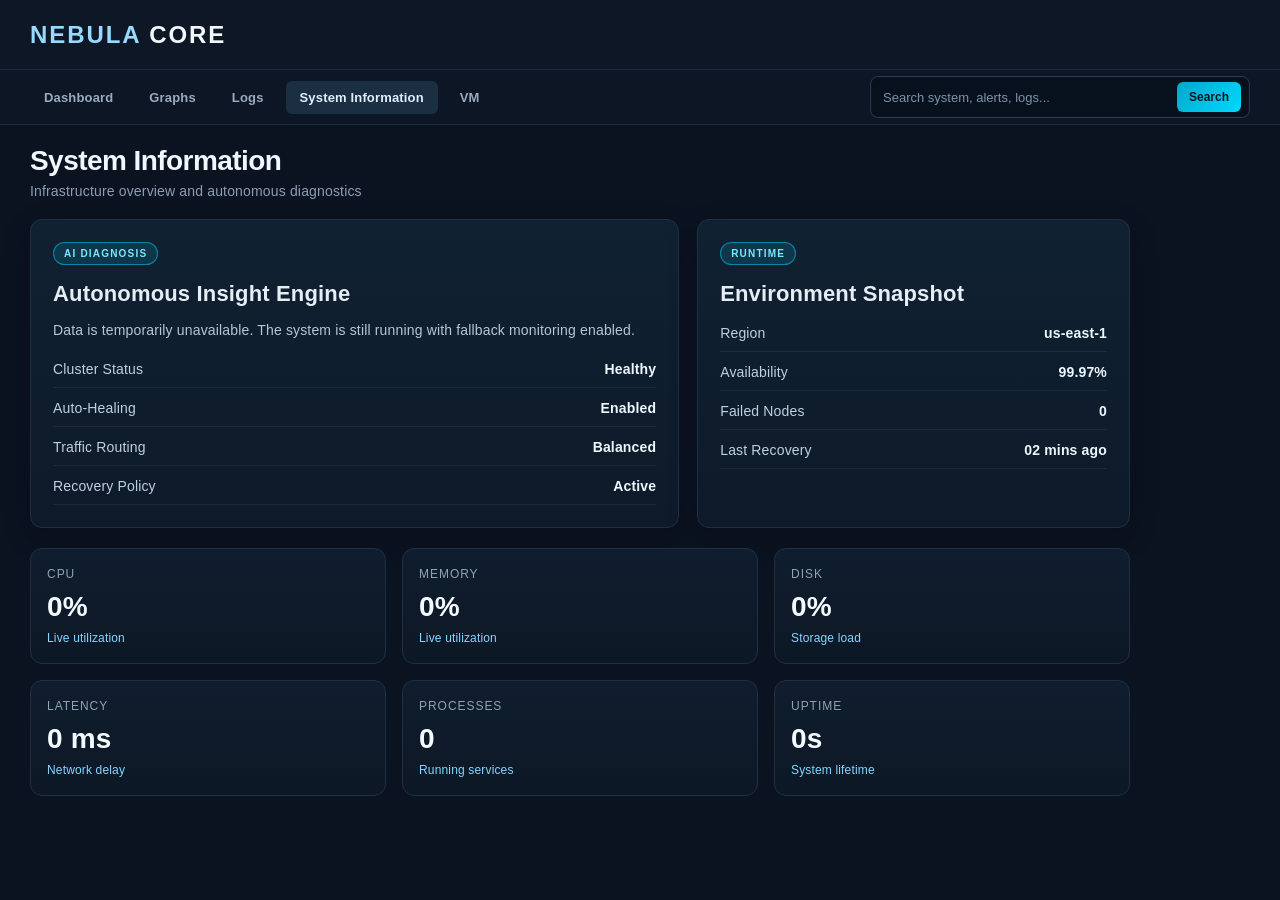
<file: new_frontend/system-information.html>
<!DOCTYPE html>
<html lang="en">
<head>
    <meta charset="UTF-8">
    <meta name="viewport" content="width=device-width, initial-scale=1.0">
    <title>NEBULA CORE - System Information</title>
    <style>
        * {
            box-sizing: border-box;
            margin: 0;
            padding: 0;
        }

        html, body {
            width: 100%;
            height: 100%;
        }

        body {
            font-family: "Segoe UI", Arial, sans-serif;
            background: #0b1220;
            color: #e5edf5;
            overflow-x: hidden;
            overflow-y: auto;
            letter-spacing: 0.01em;
        }

        .header {
            position: fixed;
            top: 0;
            left: 0;
            right: 0;
            height: 70px;
            background: #0e1725;
            border-bottom: 1px solid #1a2c3f;
            display: flex;
            align-items: center;
            padding: 0 30px;
            z-index: 10000;
        }

        .logo {
            font-size: 24px;
            font-weight: 700;
            letter-spacing: 0.08em;
            color: #98d9ff;
        }

        .logo span {
            color: #f2f7fb;
        }

        .navbar {
            position: fixed;
            top: 70px;
            left: 0;
            right: 0;
            height: 55px;
            background: rgba(14, 23, 37, 0.96);
            border-bottom: 1px solid #1a2c3f;
            display: flex;
            align-items: center;
            justify-content: flex-start;
            padding: 0 30px;
            gap: 12px;
            z-index: 9999;
        }

        .nav-links {
            display: flex;
            align-items: center;
            gap: 8px;
            min-width: 0;
            flex: 1;
            flex-wrap: nowrap;
            white-space: nowrap;
        }

        .navbar a {
            text-decoration: none;
            color: #9aaac0;
            padding: 9px 14px;
            border-radius: 6px;
            font-size: 13px;
            font-weight: 600;
            transition: all 0.2s ease;
            white-space: nowrap;
            flex-shrink: 0;
        }

        .navbar a:hover {
            background: #17283c;
            color: #edf5ff;
        }

        .navbar a.active {
            background: #1a2f42;
            color: #dfefff;
        }

        .nav-search {
            display: flex;
            align-items: center;
            gap: 8px;
            background: rgba(7, 17, 31, 0.9);
            border: 1px solid #233a52;
            border-radius: 8px;
            padding: 5px 8px 5px 12px;
            min-width: min(380px, 32vw);
            box-shadow: inset 0 0 0 1px rgba(255, 255, 255, 0.02);
            margin-left: auto;
        }

        .nav-search input {
            flex: 1;
            background: transparent;
            border: none;
            outline: none;
            color: white;
            font-size: 13px;
            min-width: 0;
        }

        .nav-search input::placeholder {
            color: #7d92aa;
        }

        .nav-search button {
            border: none;
            background: linear-gradient(135deg, #00a8c7, #00d9ff);
            color: #041521;
            padding: 8px 12px;
            border-radius: 6px;
            font-size: 12px;
            font-weight: bold;
            cursor: pointer;
        }

        .main {
            position: fixed;
            top: 125px;
            left: 0;
            right: 0;
            bottom: 0;
            padding: 20px 30px;
            overflow-y: auto;
            overflow-x: hidden;
        }

        .page-title {
            font-size: 28px;
            font-weight: 700;
            letter-spacing: -0.02em;
            margin-bottom: 6px;
            color: #f1f7ff;
        }

        .page-subtitle {
            color: #8d9eb3;
            font-size: 14px;
            margin-bottom: 20px;
        }

        .info-grid {
            display: grid;
            grid-template-columns: 1.5fr 1fr;
            gap: 18px;
            max-width: 1100px;
        }

        .info-card {
            background: linear-gradient(180deg, #102131, #0d1a29);
            border: 1px solid #1d3048;
            border-radius: 12px;
            padding: 22px;
            box-shadow: 0 10px 30px rgba(0, 0, 0, 0.18);
        }

        .diagnosis-badge {
            display: inline-block;
            background: rgba(0, 217, 255, 0.12);
            border: 1px solid rgba(0, 217, 255, 0.5);
            color: #7be7ff;
            border-radius: 999px;
            padding: 5px 10px;
            margin-bottom: 16px;
            font-size: 10px;
            letter-spacing: 0.12em;
            text-transform: uppercase;
            font-weight: 700;
        }

        .info-card h3 {
            font-size: 22px;
            margin-bottom: 12px;
        }

        .info-card p {
            color: #b7c6d4;
            line-height: 1.7;
            font-size: 14px;
        }

        .meta-list {
            display: grid;
            gap: 12px;
            margin-top: 18px;
        }

        .meta-item {
            display: flex;
            justify-content: space-between;
            gap: 15px;
            padding-bottom: 10px;
            border-bottom: 1px solid rgba(255,255,255,0.06);
            color: #bfd0e3;
            font-size: 14px;
        }

        .meta-item strong {
            color: #edf7ff;
            font-weight: 600;
        }

        .metrics-grid {
            display: grid;
            grid-template-columns: repeat(3, minmax(150px, 1fr));
            gap: 16px;
            margin-top: 20px;
            max-width: 1100px;
        }

        .metric-box {
            background: linear-gradient(180deg, #0f1d2e, #0d1825);
            border: 1px solid #1d3048;
            border-radius: 12px;
            padding: 18px 16px;
            min-height: 108px;
        }

        .metric-box .label {
            color: #8fa3b8;
            font-size: 12px;
            letter-spacing: 0.08em;
            text-transform: uppercase;
            margin-bottom: 10px;
        }

        .metric-box .value {
            font-size: 28px;
            font-weight: 700;
            color: #f4fbff;
        }

        .metric-box .subtext {
            margin-top: 8px;
            color: #86d6ff;
            font-size: 12px;
        }
    </style>
</head>
<body>
    <header class="header">
        <div class="logo">NEBULA <span>CORE</span></div>
    </header>

    <nav class="navbar">
        <div class="nav-links">
            <a href="./index3.html">Dashboard</a>
            <a href="./graphs.html">Graphs</a>
            <a href="./logs.html">Logs</a>
            <a href="./system-information.html" class="active">System Information</a>
            <a href="./vm.html">VM</a>
        </div>

        <div class="nav-search">
            <input type="search" placeholder="Search system, alerts, logs..." aria-label="Search system">
            <button type="button">Search</button>
        </div>
    </nav>

    <main class="main">
        <h1 class="page-title">System Information</h1>
        <p class="page-subtitle">Infrastructure overview and autonomous diagnostics</p>

        <div class="info-grid">
            <div class="info-card" id="systemInfoBlock">
                <span class="diagnosis-badge" id="primaryBadge">AI Diagnosis</span>
                <h3>Autonomous Insight Engine</h3>
                <p id="diagnosisText">
                    System is operating normally. No active anomaly detected. Core infrastructure is stable,
                    with automated recovery workflows available for disruption scenarios.
                </p>

                <div class="meta-list">
                    <div class="meta-item"><span>Cluster Status</span><strong id="clusterStatus">Healthy</strong></div>
                    <div class="meta-item"><span>Auto-Healing</span><strong id="healingState">Enabled</strong></div>
                    <div class="meta-item"><span>Traffic Routing</span><strong id="trafficRouting">Balanced</strong></div>
                    <div class="meta-item"><span>Recovery Policy</span><strong id="recoveryPolicy">Active</strong></div>
                </div>
            </div>

            <div class="info-card">
                <span class="diagnosis-badge">Runtime</span>
                <h3>Environment Snapshot</h3>
                <div class="meta-list">
                    <div class="meta-item"><span>Region</span><strong id="regionValue">us-east-1</strong></div>
                    <div class="meta-item"><span>Availability</span><strong id="availabilityValue">99.97%</strong></div>
                    <div class="meta-item"><span>Failed Nodes</span><strong id="failedNodesValue">0</strong></div>
                    <div class="meta-item"><span>Last Recovery</span><strong id="lastRecoveryValue">02 mins ago</strong></div>
                </div>
            </div>
        </div>

        <div class="metrics-grid">
            <div class="metric-box">
                <div class="label">CPU</div>
                <div class="value" id="cpuMetric">0%</div>
                <div class="subtext">Live utilization</div>
            </div>
            <div class="metric-box">
                <div class="label">Memory</div>
                <div class="value" id="memoryMetric">0%</div>
                <div class="subtext">Live utilization</div>
            </div>
            <div class="metric-box">
                <div class="label">Disk</div>
                <div class="value" id="diskMetric">0%</div>
                <div class="subtext">Storage load</div>
            </div>
            <div class="metric-box">
                <div class="label">Latency</div>
                <div class="value" id="latencyMetric">0 ms</div>
                <div class="subtext">Network delay</div>
            </div>
            <div class="metric-box">
                <div class="label">Processes</div>
                <div class="value" id="processMetric">0</div>
                <div class="subtext">Running services</div>
            </div>
            <div class="metric-box">
                <div class="label">Uptime</div>
                <div class="value" id="uptimeMetric">0s</div>
                <div class="subtext">System lifetime</div>
            </div>
        </div>
    </main>

    <script>
        const API = "http://127.0.0.1:5001/api/v1";

        function setStatusState(isAnomaly) {
            const badge = document.getElementById("primaryBadge");
            if (!badge) return;

            badge.textContent = isAnomaly ? "AI Alert" : "AI Diagnosis";
            badge.style.background = isAnomaly ? "rgba(255, 113, 113, 0.12)" : "rgba(0, 217, 255, 0.12)";
            badge.style.borderColor = isAnomaly ? "rgba(255, 113, 113, 0.5)" : "rgba(0, 217, 255, 0.5)";
            badge.style.color = isAnomaly ? "#ffb4b4" : "#7be7ff";
        }

        function formatUptime(seconds) {
            const total = Number(seconds || 0);
            const hours = Math.floor(total / 3600);
            const mins = Math.floor((total % 3600) / 60);
            if (hours > 0) return `${hours}h ${mins}m`;
            if (mins > 0) return `${mins}m`;
            return `${total}s`;
        }

        async function loadSystemInfo() {
            try {
                const [statusRes, diagnosisRes] = await Promise.all([
                    fetch(`${API}/system/status`),
                    fetch(`${API}/ai/diagnosis`)
                ]);

                const statusData = await statusRes.json();
                const diagnosisData = await diagnosisRes.json();

                const systemStatus = statusData.system_status || "SYSTEM HEALTHY";
                const healingState = statusData.healing_state || "STANDBY";
                const metrics = statusData.metrics || {};
                const isAnomaly = Boolean(statusData.is_anomaly);
                const risk = statusData.risk_level || "healthy";
                const diagnosisText = diagnosisData.diagnosis || "System is currently stable.";
                const remediation = diagnosisData.remediation || "No action required.";

                document.getElementById("clusterStatus").textContent = systemStatus;
                document.getElementById("healingState").textContent = healingState;
                document.getElementById("trafficRouting").textContent = risk === "critical" ? "Re-routed" : "Balanced";
                document.getElementById("recoveryPolicy").textContent = isAnomaly ? "Escalated" : "Active";
                document.getElementById("diagnosisText").textContent = `${diagnosisText} ${remediation}`;
                setStatusState(isAnomaly);

                document.getElementById("cpuMetric").textContent = `${Number(metrics.cpu || 0).toFixed(1)}%`;
                document.getElementById("memoryMetric").textContent = `${Number(metrics.memory || 0).toFixed(1)}%`;
                document.getElementById("diskMetric").textContent = `${Number(metrics.disk || 0).toFixed(1)}%`;
                document.getElementById("latencyMetric").textContent = `${Number(metrics.latency || 0).toFixed(1)} ms`;
                document.getElementById("processMetric").textContent = Number(metrics.processes || 0).toFixed(0);
                document.getElementById("uptimeMetric").textContent = formatUptime(metrics.uptime_seconds || 0);

                const failedNodes = isAnomaly ? "1" : "0";
                document.getElementById("failedNodesValue").textContent = failedNodes;
                document.getElementById("availabilityValue").textContent = isAnomaly ? "99.82%" : "99.97%";
                document.getElementById("lastRecoveryValue").textContent = isAnomaly ? "Recovering now" : "02 mins ago";
            } catch (error) {
                console.log("System info load error:", error);
                document.getElementById("diagnosisText").textContent = "Data is temporarily unavailable. The system is still running with fallback monitoring enabled.";
            }
        }

        loadSystemInfo();
        setInterval(loadSystemInfo, 5000);
    </script>
</body>
</html>
</file>
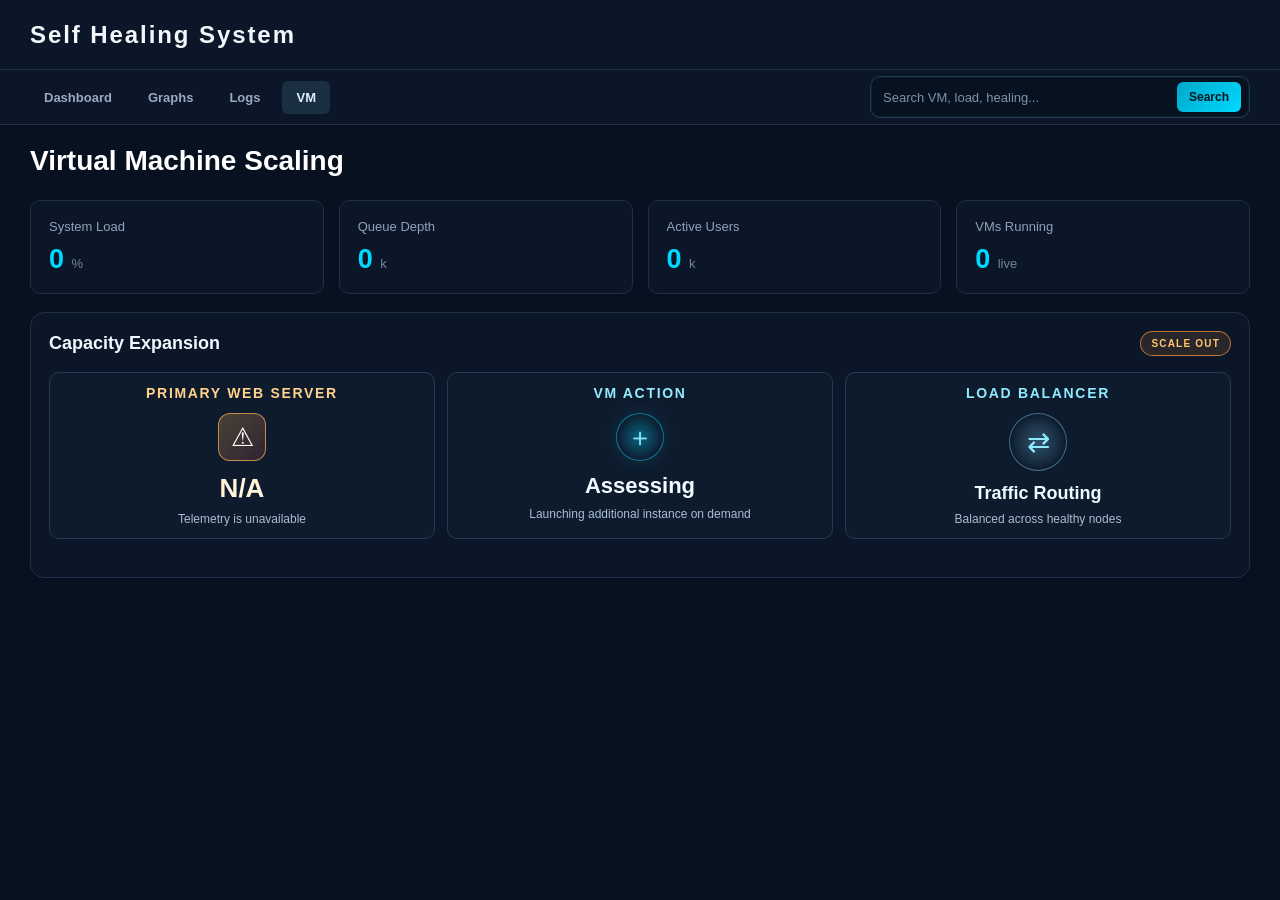
<file: new_frontend/vm.html>
<!DOCTYPE html>
<html lang="en">
<head>
    <meta charset="UTF-8">
    <meta name="viewport" content="width=device-width, initial-scale=1.0">
    <title>- VM Scale</title>

    <style>
        * {
            box-sizing: border-box;
            margin: 0;
            padding: 0;
        }

        html, body {
            width: 100%;
            height: 100%;
        }

        body {
            font-family: Arial, sans-serif;
            background: #07111f;
            color: white;
            overflow: hidden;
        }

        .header {
            position: fixed;
            top: 0;
            left: 0;
            right: 0;
            height: 70px;
            background: #0b1728;
            border-bottom: 1px solid #1d3048;
            display: flex;
            align-items: center;
            padding: 0 30px;
            z-index: 10000;
        }

        .logo {
            font-size: 24px;
            font-weight: 700;
            letter-spacing: 0.08em;
            color: #98d9ff;
        }

        .logo span {
            color: #f2f7fb;
        }

        .navbar {
            position: fixed;
            top: 70px;
            left: 0;
            right: 0;
            height: 55px;
            background: #0b1728;
            border-bottom: 1px solid #1d3048;
            display: flex;
            align-items: center;
            justify-content: space-between;
            padding: 0 30px;
            gap: 12px;
            z-index: 9999;
        }

        .nav-links {
            display: flex;
            align-items: center;
            gap: 8px;
            min-width: 0;
            flex: 1;
            flex-wrap: nowrap;
            white-space: nowrap;
        }

        .navbar a {
            text-decoration: none;
            color: #9aaac0;
            padding: 9px 14px;
            border-radius: 6px;
            font-size: 13px;
            font-weight: 600;
            transition: all 0.2s ease;
            white-space: nowrap;
            flex-shrink: 0;
        }

        .navbar a:hover {
            background: #17283c;
            color: #edf5ff;
        }

        .navbar a.active {
            background: #1a2f42;
            color: #dfefff;
        }

        .nav-search {
            display: flex;
            align-items: center;
            gap: 8px;
            background: rgba(7, 17, 31, 0.8);
            border: 1px solid #233a52;
            border-radius: 10px;
            padding: 5px 8px 5px 12px;
            min-width: min(380px, 32vw);
            box-shadow: inset 0 0 0 1px rgba(0, 217, 255, 0.08);
            margin-left: auto;
        }

        .nav-search input {
            flex: 1;
            background: transparent;
            border: none;
            outline: none;
            color: white;
            font-size: 13px;
            min-width: 0;
        }

        .nav-search input::placeholder {
            color: #7d92aa;
        }

        .nav-search button {
            border: none;
            background: linear-gradient(135deg, #00a8c7, #00d9ff);
            color: #041521;
            padding: 8px 12px;
            border-radius: 6px;
            font-size: 12px;
            font-weight: bold;
            cursor: pointer;
        }

        .main {
            position: fixed;
            top: 125px;
            left: 0;
            right: 0;
            bottom: 0;
            padding: 20px 30px;
            overflow-y: auto;
            overflow-x: hidden;
        }

        .page-title {
            font-size: 28px;
            margin-bottom: 5px;
        }

        .page-subtitle {
            color: #8fa3b8;
            font-size: 14px;
            margin-bottom: 18px;
        }

        .status-grid {
            display: grid;
            grid-template-columns: repeat(4, minmax(0, 1fr));
            gap: 15px;
            margin-bottom: 18px;
        }

        .metric-card {
            background: #0b1728;
            border: 1px solid #1d3048;
            border-radius: 10px;
            padding: 18px;
        }

        .metric-name {
            color: #8fa3b8;
            font-size: 13px;
            margin-bottom: 10px;
        }

        .metric-value {
            font-size: 27px;
            font-weight: bold;
            color: #00d9ff;
        }

        .metric-unit {
            color: #71859b;
            font-size: 13px;
            margin-left: 3px;
        }

        .panel {
            background: #0b1728;
            border: 1px solid #1d3048;
            border-radius: 14px;
            padding: 18px;
            margin-bottom: 18px;
        }

        .panel-header {
            display: flex;
            justify-content: space-between;
            align-items: center;
            gap: 12px;
            margin-bottom: 16px;
        }

        .panel-title {
            font-size: 18px;
            font-weight: bold;
            color: #eef9ff;
        }

        .danger-badge {
            background: rgba(255, 150, 62, 0.12);
            border: 1px solid rgba(255, 150, 62, 0.7);
            color: #ffc76d;
            padding: 6px 10px;
            border-radius: 999px;
            font-size: 10px;
            letter-spacing: 0.12em;
            text-transform: uppercase;
            font-weight: bold;
        }

        .vm-layout {
            display: grid;
            grid-template-columns: repeat(3, 1fr);
            gap: 12px;
            align-items: stretch;
        }

       .server-card {
            background: #0e1b2d;
            border: 1px solid #243b55;
            border-radius: 10px;
            padding: 12px;
            text-align: center;
            min-height: 115px;
        }

        .server-card h4 {
            font-size: 14px;
            color: #ffd18b;
            letter-spacing: 0.12em;
            text-transform: uppercase;
            margin-bottom: 12px;
        }

        .server-visual {
            width: 48px;
            height: 48px;
            margin: 0 auto 12px;
            border-radius: 12px;
            background: linear-gradient(135deg, rgba(255, 184, 77, 0.25), rgba(255, 92, 92, 0.14));
            border: 1px solid rgba(255, 176, 83, 0.7);
            display: flex;
            align-items: center;
            justify-content: center;
            font-size: 26px;
        }

        .server-card strong {
            display: block;
            font-size: 26px;
            color: #fff3d9;
        }

        .server-card p {
            color: #a7bed3;
            font-size: 12px;
            margin-top: 8px;
        }

       .scale-box {
            background: #0e1b2d;
            border: 1px solid #243b55;
            border-radius: 10px;
            padding: 12px;
            text-align: center;
            min-height: 115px;
        }

        .scale-box h4 {
            font-size: 14px;
            letter-spacing: 0.12em;
            text-transform: uppercase;
            color: #92ebff;
            margin-bottom: 12px;
        }

        .launch-icon {
            width: 48px;
            height: 48px;
            margin: 0 auto 12px;
            border-radius: 50%;
            background: radial-gradient(circle, rgba(0, 217, 255, 0.4), rgba(0, 217, 255, 0.12) 50%, transparent 70%);
            border: 1px solid rgba(0, 217, 255, 0.5);
            display: flex;
            align-items: center;
            justify-content: center;
            font-size: 26px;
            color: #8feaff;
            box-shadow: 0 0 18px rgba(0, 217, 255, 0.12);
        }

        .scale-box strong {
            display: block;
            font-size: 22px;
            color: #f0fcff;
        }

        .scale-box p {
            color: #a7bed3;
            font-size: 12px;
            margin-top: 8px;
        }

        .lb-box {
            background: #0e1b2d;
            border: 1px solid #243b55;
            border-radius: 10px;
            padding: 12px;
            text-align: center;
            min-height: 115px;
        }

        .lb-box h4 {
            font-size: 14px;
            letter-spacing: 0.12em;
            text-transform: uppercase;
            color: #8feaff;
            margin-bottom: 12px;
        }

        .lb-visual {
            width: 58px;
            height: 58px;
            margin: 0 auto 12px;
            border-radius: 50%;
            background: radial-gradient(circle, rgba(125, 214, 255, 0.3), rgba(125, 214, 255, 0.08) 56%, transparent 70%);
            border: 1px solid rgba(125, 214, 255, 0.45);
            display: flex;
            align-items: center;
            justify-content: center;
            font-size: 28px;
            color: #8feaff;
        }

        .lb-box strong {
            display: block;
            font-size: 18px;
            color: #ecfbff;
        }

        .lb-box p {
            color: #a7bed3;
            font-size: 12px;
            margin-top: 8px;
        }

        .vm-grid {
            display: grid;
            grid-template-columns: repeat(4, minmax(0, 1fr));
            gap: 16px;
            margin-top: 20px;
        }

        .vm-node {
            background: rgba(7, 17, 31, 0.96);
            border: 1px solid rgba(0, 217, 255, 0.25);
            border-radius: 12px;
            padding: 18px 14px;
            text-align: center;
        }

        .vm-node .signal {
            width: 38px;
            height: 38px;
            margin: 0 auto 10px;
            border-radius: 50%;
            background: radial-gradient(circle, rgba(0, 217, 255, 0.42), rgba(0, 217, 255, 0.1) 52%, transparent 70%);
            border: 1px solid rgba(0, 217, 255, 0.45);
            box-shadow: 0 0 14px rgba(0, 217, 255, 0.12);
        }

        .vm-node span {
            display: block;
            font-size: 10px;
            letter-spacing: 0.12em;
            text-transform: uppercase;
            color: #7ee7ff;
            margin-bottom: 8px;
        }

        .vm-node strong {
            display: block;
            font-size: 20px;
            color: #ecfbff;
        }

        .vm-node small {
            display: block;
            margin-top: 8px;
            color: #a7bed3;
            font-size: 11px;
        }

        @media (max-width: 900px) {
            .status-grid {
                grid-template-columns: repeat(2, 1fr);
            }

            .vm-layout {
                grid-template-columns: 1fr;
            }
        }

        @media (max-width: 600px) {
            .header {
                padding: 0 15px;
            }

            .navbar {
                padding-left: 15px;
                padding-right: 15px;
            }

            .main {
                padding: 20px 15px;
            }

            .status-grid {
                grid-template-columns: 1fr;
            }

            .vm-grid {
                grid-template-columns: 1fr;
            }
        }
    </style>
</head>
<body>

    <header class="header">
        <div class="logo"><span>Self Healing System</span></div>
    </header>

    <nav class="navbar">
        <div class="nav-links">
            <a href="./index3.html">Dashboard</a>
            <a href="./graphs.html">Graphs</a>
            <a href="./logs.html">Logs</a>
            <a href="./vm.html" class="active">VM</a>
        </div>

        <div class="nav-search">
            <input type="search" placeholder="Search VM, load, healing..." aria-label="Search VM">
            <button type="button">Search</button>
        </div>
    </nav>

    <main class="main">
        <h1 class="page-title">Virtual Machine Scaling</h1>
        
        <br>

        <div class="status-grid">
            <div class="metric-card">
                <div class="metric-name">System Load</div>
                <div>
                    <span class="metric-value" id="systemLoadValue">0</span>
                    <span class="metric-unit">%</span>
                </div>
            </div>

            <div class="metric-card">
                <div class="metric-name">Queue Depth</div>
                <div>
                    <span class="metric-value" id="queueDepthValue">0</span>
                    <span class="metric-unit">k</span>
                </div>
            </div>

            <div class="metric-card">
                <div class="metric-name">Active Users</div>
                <div>
                    <span class="metric-value" id="activeUsersValue">0</span>
                    <span class="metric-unit">k</span>
                </div>
            </div>

            <div class="metric-card">
                <div class="metric-name">VMs Running</div>
                <div>
                    <span class="metric-value" id="vmsRunningValue">0</span>
                    <span class="metric-unit">live</span>
                </div>
            </div>
        </div>

        <section class="panel">
            <div class="panel-header">
                <div class="panel-title">Capacity Expansion</div>
                <div class="danger-badge">Scale Out</div>
            </div>

            <div class="vm-layout">
                <div class="server-card">
                    <h4 id="primaryWebLabel">Primary Web Server</h4>
                    <div class="server-visual" id="serverVisual">⚠</div>
                    <strong id="serverLoad">0%</strong>
                    <p id="serverMessage">Waiting for telemetry</p>
                </div>

                <div class="scale-box">
                    <h4>VM Action</h4>
                    <div class="launch-icon">＋</div>
                    <strong id="scaleAction">Assessing</strong>
                    <p id="scaleMessage">Launching additional instance on demand</p>
                </div>

                <div class="lb-box">
                    <h4>Load Balancer</h4>
                    <div class="lb-visual">⇄</div>
                    <strong id="trafficStatus">Traffic Routing</strong>
                    <p id="trafficMessage">Balanced across healthy nodes</p>
                </div>
            </div>

            <div class="vm-grid" id="vmGrid"></div>
        </section>
    </main>

    <script>
        const VM_API = 'http://127.0.0.1:5001/api/v1';

        function updateVmSummary(data) {
            const list = Array.isArray(data) ? data : [];
            const healthy = list.filter(vm => vm.status === 'Running').length;
            document.getElementById('vmsRunningValue').textContent = healthy;
            const avgCpu = list.reduce((sum, vm) => sum + Number(vm.cpu || 0), 0) / (list.length || 1);
            const avgMemory = list.reduce((sum, vm) => sum + Number(vm.memory || 0), 0) / (list.length || 1);
            const maxCpuVm = list.reduce((max, vm) => Number(vm.cpu || 0) > Number(max.cpu || 0) ? vm : max, { cpu: 0 });

    
            const serverLoad = maxCpuVm.cpu || 0;
            document.getElementById('systemLoadValue').textContent =
            Math.round(serverLoad);
            document.getElementById('serverLoad').textContent = `${Math.round(serverLoad)}%`;
            document.getElementById('primaryWebLabel').textContent = maxCpuVm.name || 'Primary Web Server';
            document.getElementById('serverVisual').textContent = serverLoad > 80 ? '⚠' : '✓';
            document.getElementById('serverMessage').textContent = serverLoad > 80 ? 'High CPU saturation detected' : 'Load is stable and under threshold';
            document.getElementById('scaleAction').textContent = serverLoad > 80 ? 'Scale Out' : 'Standby';
            document.getElementById('scaleMessage').textContent = serverLoad > 80 ? 'Launching additional instance and rebalancing traffic' : 'No new instance required right now';
            document.getElementById('trafficStatus').textContent = serverLoad > 80 ? 'Traffic Routing' : 'Balanced';
           document.getElementById('trafficMessage').textContent = serverLoad > 80 ? 'Redirecting load away from overloaded nodes' : 'Evenly distributed across healthy nodes';
            const vmGrid = document.getElementById('vmGrid');
            vmGrid.innerHTML = '';

            const allVms = list;
            allVms.forEach(vm => {
                const card = document.createElement('div');
                card.className = 'vm-node';
                const statusClass = vm.status === 'Running' ? 'Healthy' : (vm.status === 'Warning' ? 'Warning' : 'Critical');
                card.innerHTML = `
                    <div class="signal"></div>
                    <span>${vm.id}</span>
                    <strong>${vm.name || 'VM Node'}</strong>
                    <small>${statusClass} / ${Number(vm.cpu || 0).toFixed(0)}% load</small>
                `;
                vmGrid.appendChild(card);
            });
        }

        async function loadVmState() {
            try {
                const response = await fetch(`${VM_API}/instances`);
                if (!response.ok) throw new Error('VM API not reachable');
                const data = await response.json();
                updateVmSummary(Array.isArray(data) ? data : (data.instances || []));
            } catch (error) {
                console.error('Unable to load VM state:', error);
                document.getElementById('serverLoad').textContent = 'N/A';
                document.getElementById('serverMessage').textContent = 'Telemetry is unavailable';
            }
        }

        loadVmState();
        setInterval(loadVmState, 5000);
    </script>
</body>
</html>
</file>
<file: major_project(loader)/style.css>
* {
    margin: 0;
    padding: 0;
    box-sizing: border-box;
}

body {
    font-family: Arial, sans-serif;
    background: #0b1120;
    color: #e5e7eb;
    min-height: 100vh;
}

.container {
    width: 90%;
    max-width: 1200px;
    margin: auto;
    padding: 30px 0;
}

/* ================= HEADER ================= */

header {
    display: flex;
    justify-content: space-between;
    align-items: center;
    margin-bottom: 30px;
}

header h1 {
    font-size: 32px;
    letter-spacing: 1px;
}

header p {
    color: #94a3b8;
    margin-top: 6px;
}

.status {
    display: flex;
    align-items: center;
    gap: 8px;
    padding: 10px 18px;
    border-radius: 20px;
    background: #111827;
    border: 1px solid #1f2937;
}

#statusDot {
    width: 10px;
    height: 10px;
    border-radius: 50%;
    background: #64748b;
}

#statusText {
    font-size: 14px;
}


/* ================= CARD ================= */

.card {
    background: #111827;
    border: 1px solid #1f2937;
    border-radius: 12px;
    padding: 25px;
    margin-bottom: 25px;
}

.card h2 {
    font-size: 20px;
    margin-bottom: 22px;
}


/* ================= FORM ================= */

.form-grid {
    display: grid;
    grid-template-columns: 2fr 1fr 1fr;
    gap: 20px;
}

.input-group {
    display: flex;
    flex-direction: column;
}

.input-group label {
    font-size: 14px;
    color: #94a3b8;
    margin-bottom: 8px;
}

.input-group input {
    padding: 12px;
    border-radius: 8px;
    border: 1px solid #334155;
    background: #0f172a;
    color: #e5e7eb;
    outline: none;
}

.input-group input:focus {
    border-color: #64748b;
}


/* ================= BUTTONS ================= */

.buttons {
    display: flex;
    gap: 15px;
    margin-top: 25px;
}

button {
    padding: 12px 25px;
    border: none;
    border-radius: 8px;
    font-size: 14px;
    font-weight: bold;
    cursor: pointer;
}

.start-btn {
    background: #2563eb;
    color: white;
}

.start-btn:hover {
    background: #1d4ed8;
}

.stop-btn {
    background: #374151;
    color: #9ca3af;
}

.stop-btn:not(:disabled) {
    background: #dc2626;
    color: white;
}

.stop-btn:not(:disabled):hover {
    background: #b91c1c;
}

button:disabled {
    cursor: not-allowed;
    opacity: 0.6;
}


/* ================= STATISTICS ================= */

.stats-grid {
    display: grid;
    grid-template-columns: repeat(4, 1fr);
    gap: 20px;
    margin-bottom: 25px;
}

.stat-card {
    background: #111827;
    border: 1px solid #1f2937;
    border-radius: 12px;
    padding: 22px;
}

.stat-card h3 {
    font-size: 14px;
    color: #94a3b8;
    margin-bottom: 12px;
}

.stat-card p {
    font-size: 28px;
    font-weight: bold;
}


/* ================= TRAFFIC INFO ================= */

.traffic-info {
    display: grid;
    grid-template-columns: repeat(3, 1fr);
    gap: 20px;
}

.traffic-info div {
    background: #0f172a;
    padding: 18px;
    border-radius: 8px;
    border: 1px solid #1e293b;
}

.traffic-info span {
    display: block;
    font-size: 13px;
    color: #94a3b8;
    margin-bottom: 8px;
}

.traffic-info strong {
    font-size: 20px;
}


/* ================= FOOTER ================= */

footer {
    text-align: center;
    margin-top: 35px;
    color: #64748b;
    font-size: 13px;
}


/* ================= RESPONSIVE ================= */

@media (max-width: 800px) {

    .form-grid {
        grid-template-columns: 1fr;
    }

    .stats-grid {
        grid-template-columns: repeat(2, 1fr);
    }

    .traffic-info {
        grid-template-columns: 1fr;
    }

}

@media (max-width: 500px) {

    .stats-grid {
        grid-template-columns: 1fr;
    }

    header {
        flex-direction: column;
        align-items: flex-start;
        gap: 15px;
    }

}
</file>
